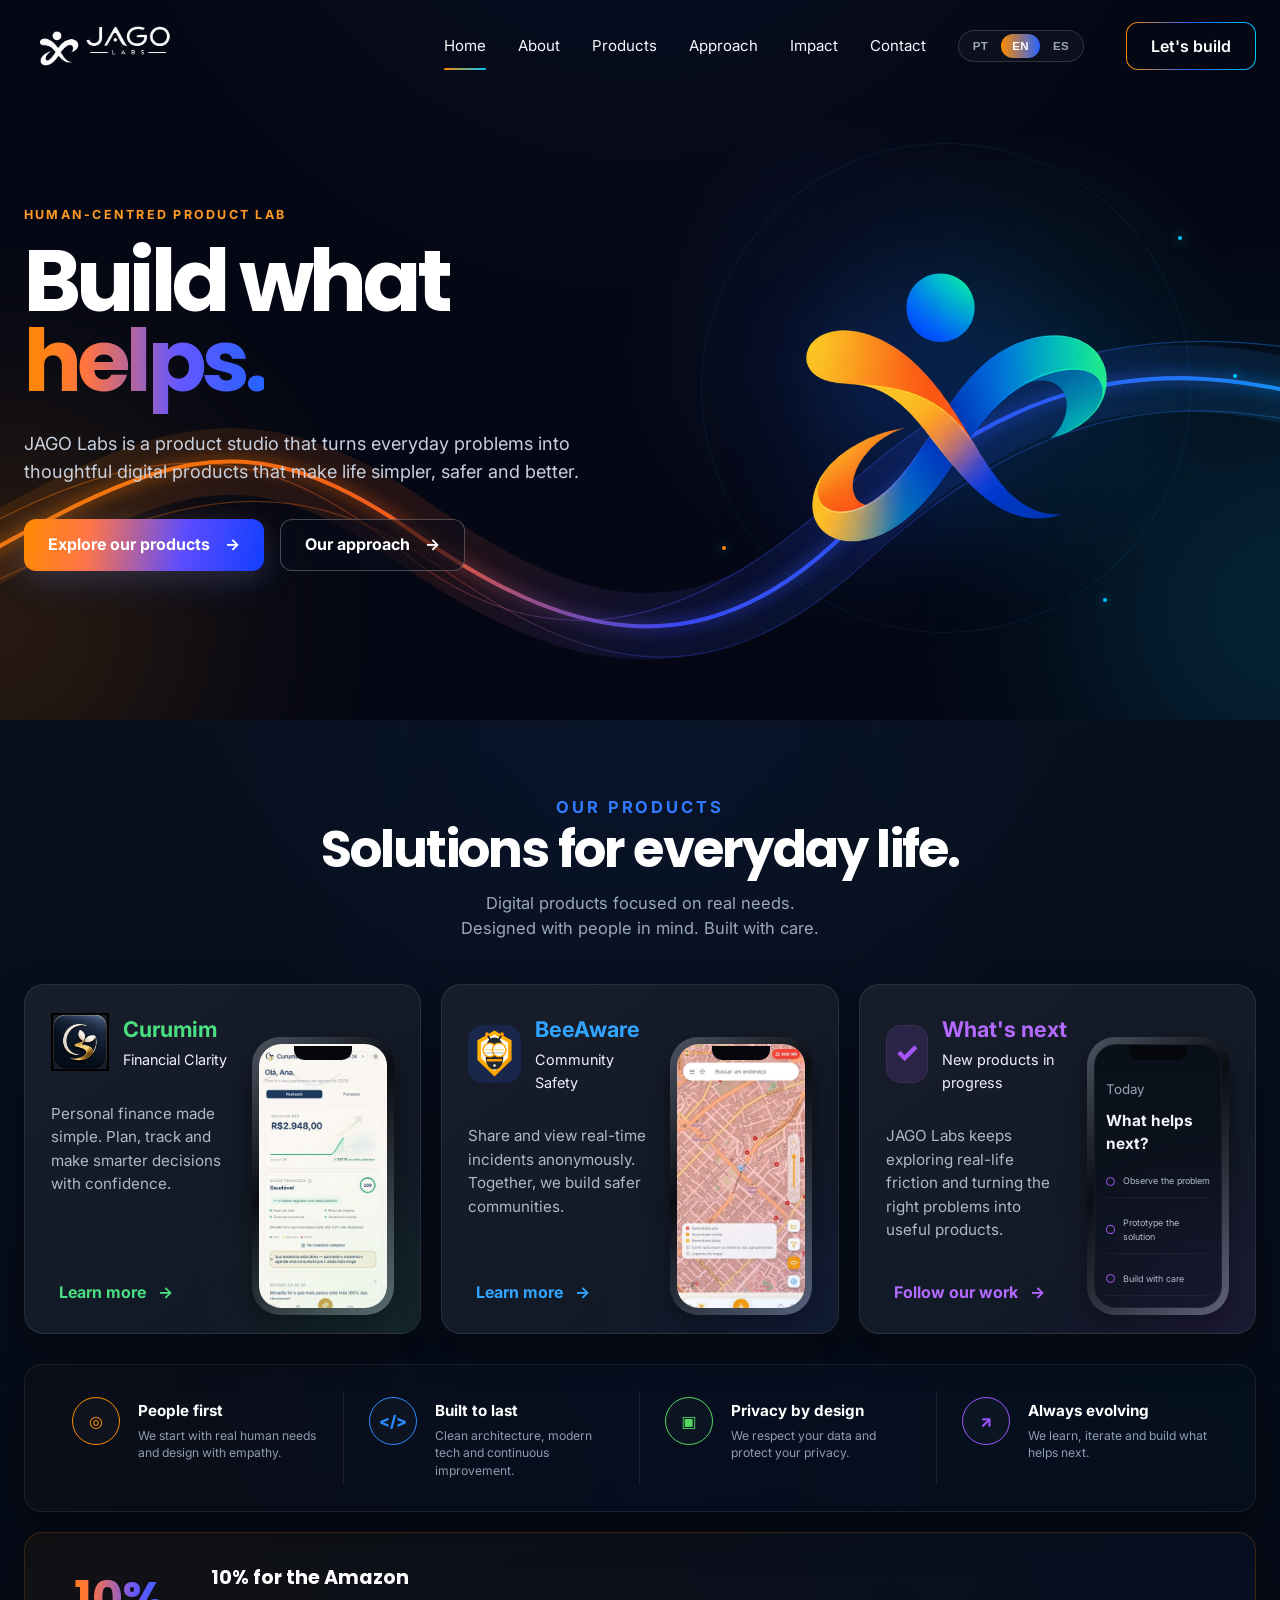
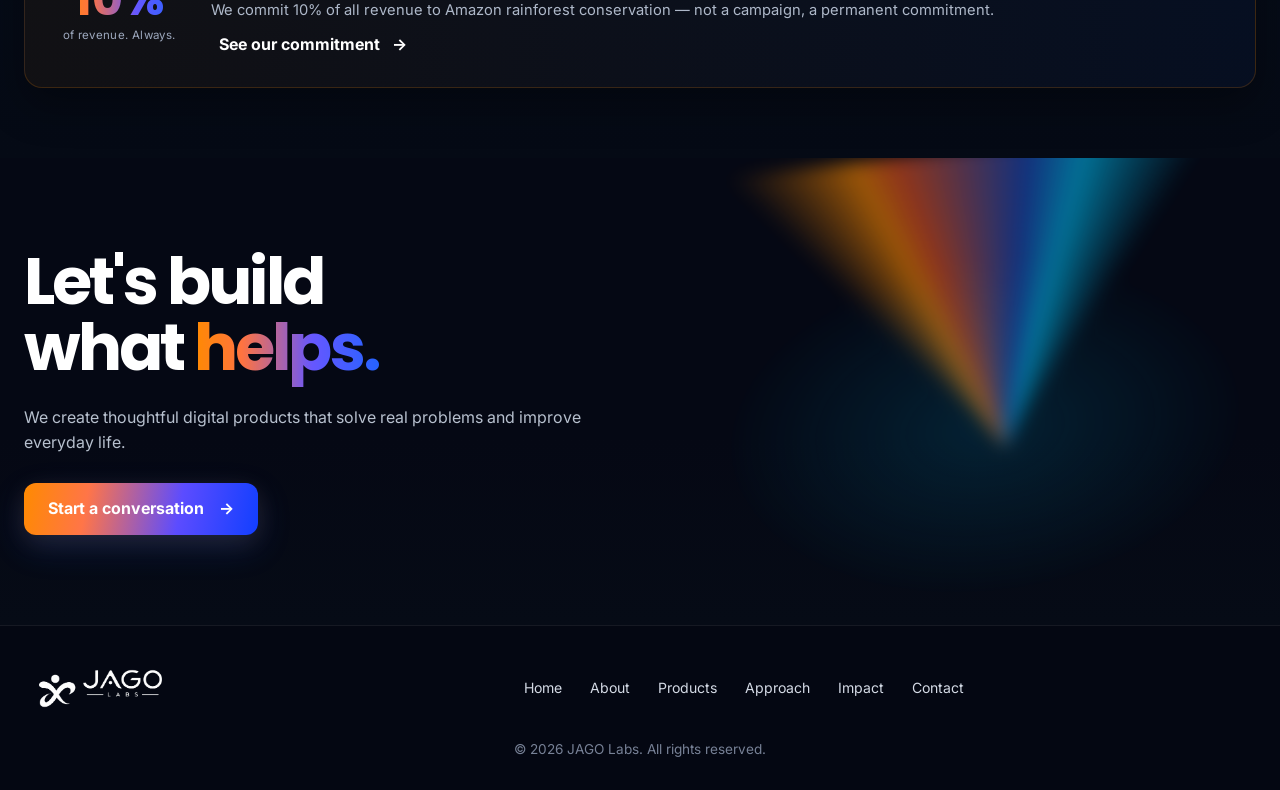
<file: index.html>
<!doctype html>
<html lang="en">
<head>
  <meta charset="utf-8" />
  <meta name="viewport" content="width=device-width, initial-scale=1" />
  <meta name="theme-color" content="#050814" />
  <meta name="description" content="JAGO Labs is a product studio that turns everyday problems into thoughtful digital products.">
  <title>JAGO Labs — Build what helps.</title>

  <link rel="canonical" href="https://jagolabs.tech/">
  <link rel="alternate" hreflang="en" href="https://jagolabs.tech/?lang=en">
  <link rel="alternate" hreflang="pt" href="https://jagolabs.tech/?lang=pt">
  <link rel="alternate" hreflang="es" href="https://jagolabs.tech/?lang=es">
  <link rel="alternate" hreflang="x-default" href="https://jagolabs.tech/">

  <meta property="og:type" content="website">
  <meta property="og:url" content="https://jagolabs.tech/">
  <meta property="og:site_name" content="JAGO Labs">
  <meta property="og:title" content="JAGO Labs — Build what helps.">
  <meta property="og:description" content="JAGO Labs is a product studio that turns everyday problems into thoughtful digital products.">
  <meta property="og:image" content="https://jagolabs.tech/assets/jago-og-image.jpg">
  <meta property="og:image:width" content="1200">
  <meta property="og:image:height" content="630">
  <meta name="twitter:card" content="summary">
  <meta name="twitter:title" content="JAGO Labs — Build what helps.">
  <meta name="twitter:description" content="JAGO Labs is a product studio that turns everyday problems into thoughtful digital products.">
  <meta name="twitter:image" content="https://jagolabs.tech/assets/jago-og-image.jpg">

  <link rel="icon" type="image/png" href="assets/favicon.png">
  <link rel="apple-touch-icon" href="assets/apple-touch-icon.png">

  <link rel="preconnect" href="https://fonts.googleapis.com">
  <link rel="preconnect" href="https://fonts.gstatic.com" crossorigin>
  <link href="https://fonts.googleapis.com/css2?family=Inter:wght@400;500;600;700&family=Poppins:wght@500;600;700&display=swap" rel="stylesheet">
  <link rel="stylesheet" href="styles.css" />
</head>
<body>
  <a class="skip-link" href="#main">Skip to content</a>

  <header class="site-header" id="top">
    <div class="container nav-wrap">
      <a class="brand" href="#top" aria-label="JAGO Labs home">
        <img src="assets/jago-logo_white.png" alt="JAGO Labs">
      </a>
      <button class="menu-toggle" aria-label="Open navigation" aria-expanded="false"><span></span><span></span></button>
      <nav class="nav" aria-label="Primary navigation">
        <a class="active" href="#top" data-i18n="nav.home">Home</a>
        <a href="about.html" data-i18n="nav.about">About</a>
        <a href="#products" data-i18n="nav.products">Products</a>
        <a href="#approach" data-i18n="nav.approach">Approach</a>
        <a href="impact.html" data-i18n="nav.impact">Impact</a>
        <a href="mailto:info@jagolabs.tech" data-i18n="nav.contact" data-open-contact>Contact</a>
        <div class="lang-switch" role="group" aria-label="Language">
          <button type="button" class="lang-option" data-lang="pt">PT</button>
          <button type="button" class="lang-option" data-lang="en">EN</button>
          <button type="button" class="lang-option" data-lang="es">ES</button>
        </div>
      </nav>
      <a class="nav-cta" href="mailto:info@jagolabs.tech" data-i18n="nav.cta" data-open-contact>Let's build</a>
    </div>
  </header>

  <main id="main">
    <section class="hero section" id="about">
      <div class="hero-glow hero-glow--orange"></div>
      <div class="hero-glow hero-glow--blue"></div>
      <svg class="hero-wave" viewBox="0 0 1600 720" aria-hidden="true" preserveAspectRatio="none">
        <defs>
          <linearGradient id="waveGradient" x1="0%" y1="40%" x2="100%" y2="60%">
            <stop offset="0%" stop-color="#FF8A00"/>
            <stop offset="38%" stop-color="#FF5A21"/>
            <stop offset="62%" stop-color="#3B4BFF"/>
            <stop offset="100%" stop-color="#00C6FF"/>
          </linearGradient>
          <filter id="glow"><feGaussianBlur stdDeviation="10" result="blur"/><feMerge><feMergeNode in="blur"/><feMergeNode in="SourceGraphic"/></feMerge></filter>
        </defs>
        <path d="M-40 520 C210 375,315 310,525 460 C710 595,870 635,1040 470 C1220 295,1390 220,1660 310" fill="none" stroke="url(#waveGradient)" stroke-width="82" opacity=".12"/>
        <path d="M-40 520 C210 375,315 310,525 460 C710 595,870 635,1040 470 C1220 295,1390 220,1660 310" fill="none" stroke="url(#waveGradient)" stroke-width="5" opacity=".95" filter="url(#glow)"/>
        <path d="M-40 485 C220 330,350 350,520 490 C700 635,880 570,1045 410 C1200 260,1400 185,1660 250" fill="none" stroke="url(#waveGradient)" stroke-width="1.5" opacity=".38"/>
        <path d="M-40 555 C210 430,360 360,560 505 C720 620,875 685,1070 500 C1245 335,1420 265,1660 345" fill="none" stroke="url(#waveGradient)" stroke-width="1.5" opacity=".32"/>
      </svg>
      <div class="container hero-grid">
        <div class="hero-copy">
          <p class="eyebrow" data-i18n="hero.eyebrow">HUMAN-CENTRED PRODUCT LAB</p>
          <h1><span data-i18n="hero.title1">Build what</span> <span class="gradient-text" data-i18n="hero.title2">helps.</span></h1>
          <p class="hero-lead" data-i18n="hero.lead">JAGO Labs is a product studio that turns everyday problems into thoughtful digital products that make life simpler, safer and better.</p>
          <div class="hero-actions">
            <a class="button button-primary" href="#products"><span data-i18n="hero.cta1">Explore our products</span> <span aria-hidden="true">→</span></a>
            <a class="button button-secondary" href="#approach"><span data-i18n="hero.cta2">Our approach</span> <span aria-hidden="true">→</span></a>
          </div>
        </div>
        <div class="hero-art" aria-label="JAGO Labs brand symbol">
          <div class="symbol-orbit"></div>
          <img src="assets/jago-symbol.png" alt="" class="hero-symbol">
          <span class="particle p1"></span><span class="particle p2"></span><span class="particle p3"></span><span class="particle p4"></span>
        </div>
      </div>
    </section>

    <section class="products section section-panel" id="products">
      <div class="container">
        <div class="section-heading">
          <p class="eyebrow blue" data-i18n="products.eyebrow">OUR PRODUCTS</p>
          <h2 data-i18n="products.heading">Solutions for everyday life.</h2>
          <p><span data-i18n="products.sub1">Digital products focused on real needs.</span><br><span data-i18n="products.sub2">Designed with people in mind. Built with care.</span></p>
        </div>
        <div class="product-grid">
          <article class="product-card product-card--green">
            <div class="product-copy">
              <div class="product-title-row"><div class="product-icon product-icon--logo"><img src="assets/curumim-icon.png" alt="Curumim"></div><div><h3>Curumim</h3><p class="product-tagline" data-i18n="curumim.tagline">Financial Clarity</p></div></div>
              <p class="product-description" data-i18n="curumim.desc">Personal finance made simple. Plan, track and make smarter decisions with confidence.</p>
              <a href="https://curumim.io" class="learn-link popup-link" data-popup-name="curumim" target="_blank" rel="noopener noreferrer"><span data-i18n="curumim.link">Learn more</span> <span aria-hidden="true">→</span></a>
            </div>
            <div class="phone phone--finance"><div class="phone-notch"></div><div class="screen screen--shot"><img src="assets/curumim-app-shot.jpg" alt="Curumim app screenshot" loading="lazy"></div></div>
          </article>

          <article class="product-card product-card--blue">
            <div class="product-copy">
              <div class="product-title-row"><div class="product-icon product-icon--logo"><img src="assets/beeaware-symbol.svg" alt="BeeAware"></div><div><h3>BeeAware</h3><p class="product-tagline" data-i18n="beeaware.tagline">Community Safety</p></div></div>
              <p class="product-description" data-i18n="beeaware.desc">Share and view real-time incidents anonymously. Together, we build safer communities.</p>
              <a href="https://beeaware.io" class="learn-link popup-link" data-popup-name="beeaware" target="_blank" rel="noopener noreferrer"><span data-i18n="beeaware.link">Learn more</span> <span aria-hidden="true">→</span></a>
            </div>
            <div class="phone phone--map"><div class="phone-notch"></div><div class="screen screen--shot"><img src="assets/beeaware-app-shot.jpg" alt="BeeAware app screenshot" loading="lazy"></div></div>
          </article>

          <article class="product-card product-card--purple">
            <div class="product-copy">
              <div class="product-title-row"><div class="product-icon check">✓</div><div><h3 data-i18n="next.title">What's next</h3><p class="product-tagline" data-i18n="next.tagline">New products in progress</p></div></div>
              <p class="product-description" data-i18n="next.desc">JAGO Labs keeps exploring real-life friction and turning the right problems into useful products.</p>
              <a href="whats-next.html" class="learn-link"><span data-i18n="next.link">Follow our work</span> <span aria-hidden="true">→</span></a>
            </div>
            <div class="phone phone--tasks"><div class="phone-notch"></div><div class="screen"><small data-i18n="next.today">Today</small><strong data-i18n="next.question">What helps next?</strong><div class="task"><i></i><span data-i18n="next.task1">Observe the problem</span></div><div class="task"><i></i><span data-i18n="next.task2">Prototype the solution</span></div><div class="task"><i></i><span data-i18n="next.task3">Build with care</span></div><div class="task"><i></i><span data-i18n="next.task4">Learn and improve</span></div></div></div>
          </article>
        </div>

        <div class="values-strip" id="approach">
          <div class="value-item"><div class="value-icon orange">◎</div><div><h4 data-i18n="values.title1">People first</h4><p data-i18n="values.desc1">We start with real human needs and design with empathy.</p></div></div>
          <div class="value-item"><div class="value-icon blue">&lt;/&gt;</div><div><h4 data-i18n="values.title2">Built to last</h4><p data-i18n="values.desc2">Clean architecture, modern tech and continuous improvement.</p></div></div>
          <div class="value-item"><div class="value-icon green">▣</div><div><h4 data-i18n="values.title3">Privacy by design</h4><p data-i18n="values.desc3">We respect your data and protect your privacy.</p></div></div>
          <div class="value-item"><div class="value-icon purple">↗</div><div><h4 data-i18n="values.title4">Always evolving</h4><p data-i18n="values.desc4">We learn, iterate and build what helps next.</p></div></div>
        </div>

        <div class="impact-teaser">
          <div class="impact-teaser-stat"><strong>10%</strong><span data-i18n="impactTeaser.statLabel">of revenue. Always.</span></div>
          <div class="impact-teaser-copy">
            <h3 data-i18n="impactTeaser.title">10% for the Amazon</h3>
            <p data-i18n="impactTeaser.body">We commit 10% of all revenue to Amazon rainforest conservation — not a campaign, a permanent commitment.</p>
            <a href="impact.html" class="learn-link"><span data-i18n="impactTeaser.link">See our commitment</span> <span aria-hidden="true">→</span></a>
          </div>
        </div>
      </div>
    </section>

    <section class="cta-section section" id="contact">
      <div class="cta-wave" aria-hidden="true"></div>
      <div class="container cta-grid">
        <div>
          <h2><span data-i18n="cta.title1">Let's build</span><br><span data-i18n="cta.title2">what</span> <span class="gradient-text" data-i18n="cta.title3">helps.</span></h2>
          <p data-i18n="cta.lead">We create thoughtful digital products that solve real problems and improve everyday life.</p>
          <a class="button button-primary" href="mailto:info@jagolabs.tech" data-open-contact><span data-i18n="cta.button">Start a conversation</span> <span aria-hidden="true">→</span></a>
        </div>
      </div>
    </section>
  </main>

  <footer class="footer">
    <div class="container footer-row">
      <img src="assets/jago-logo_white.png" alt="JAGO Labs" class="footer-logo">
      <nav class="footer-nav" aria-label="Footer navigation">
        <a href="#top" data-i18n="nav.home">Home</a><a href="about.html" data-i18n="nav.about">About</a><a href="#products" data-i18n="nav.products">Products</a><a href="#approach" data-i18n="nav.approach">Approach</a><a href="impact.html" data-i18n="nav.impact">Impact</a><a href="mailto:info@jagolabs.tech" data-i18n="nav.contact" data-open-contact>Contact</a>
      </nav>
    </div>
    <div class="container copyright">© <span id="year"></span> JAGO Labs. <span data-i18n="footer.rights">All rights reserved.</span></div>
  </footer>

  <div class="modal-overlay" id="contactModal" role="dialog" aria-modal="true" aria-labelledby="contactModalTitle" aria-hidden="true">
    <div class="modal-box">
      <button type="button" class="modal-close" id="contactModalClose" aria-label="Close">×</button>
      <h3 id="contactModalTitle" data-i18n="contact.modalTitle">Let's talk</h3>
      <p class="modal-lead" data-i18n="contact.modalLead">Tell us a bit about you and what you have in mind — we'll get back to you.</p>
      <form id="contactForm">
        <label for="contactName" data-i18n="contact.nameLabel">Name</label>
        <input type="text" id="contactName" name="name" autocomplete="name" required>

        <label for="contactContact" data-i18n="contact.contactLabel">Email or phone</label>
        <input type="text" id="contactContact" name="contact" autocomplete="email" required>

        <label for="contactMessage" data-i18n="contact.messageLabel">Message</label>
        <textarea id="contactMessage" name="message" rows="4" required></textarea>

        <button type="submit" class="button button-primary"><span data-i18n="contact.send">Send</span> <span aria-hidden="true">→</span></button>
      </form>
      <p class="modal-alt"><span data-i18n="contact.orDirect">Prefer to write directly?</span> <a href="mailto:info@jagolabs.tech">info@jagolabs.tech</a></p>
    </div>
  </div>

  <script src="i18n.js"></script>
  <script src="script.js"></script>
</body>
</html>
</file>
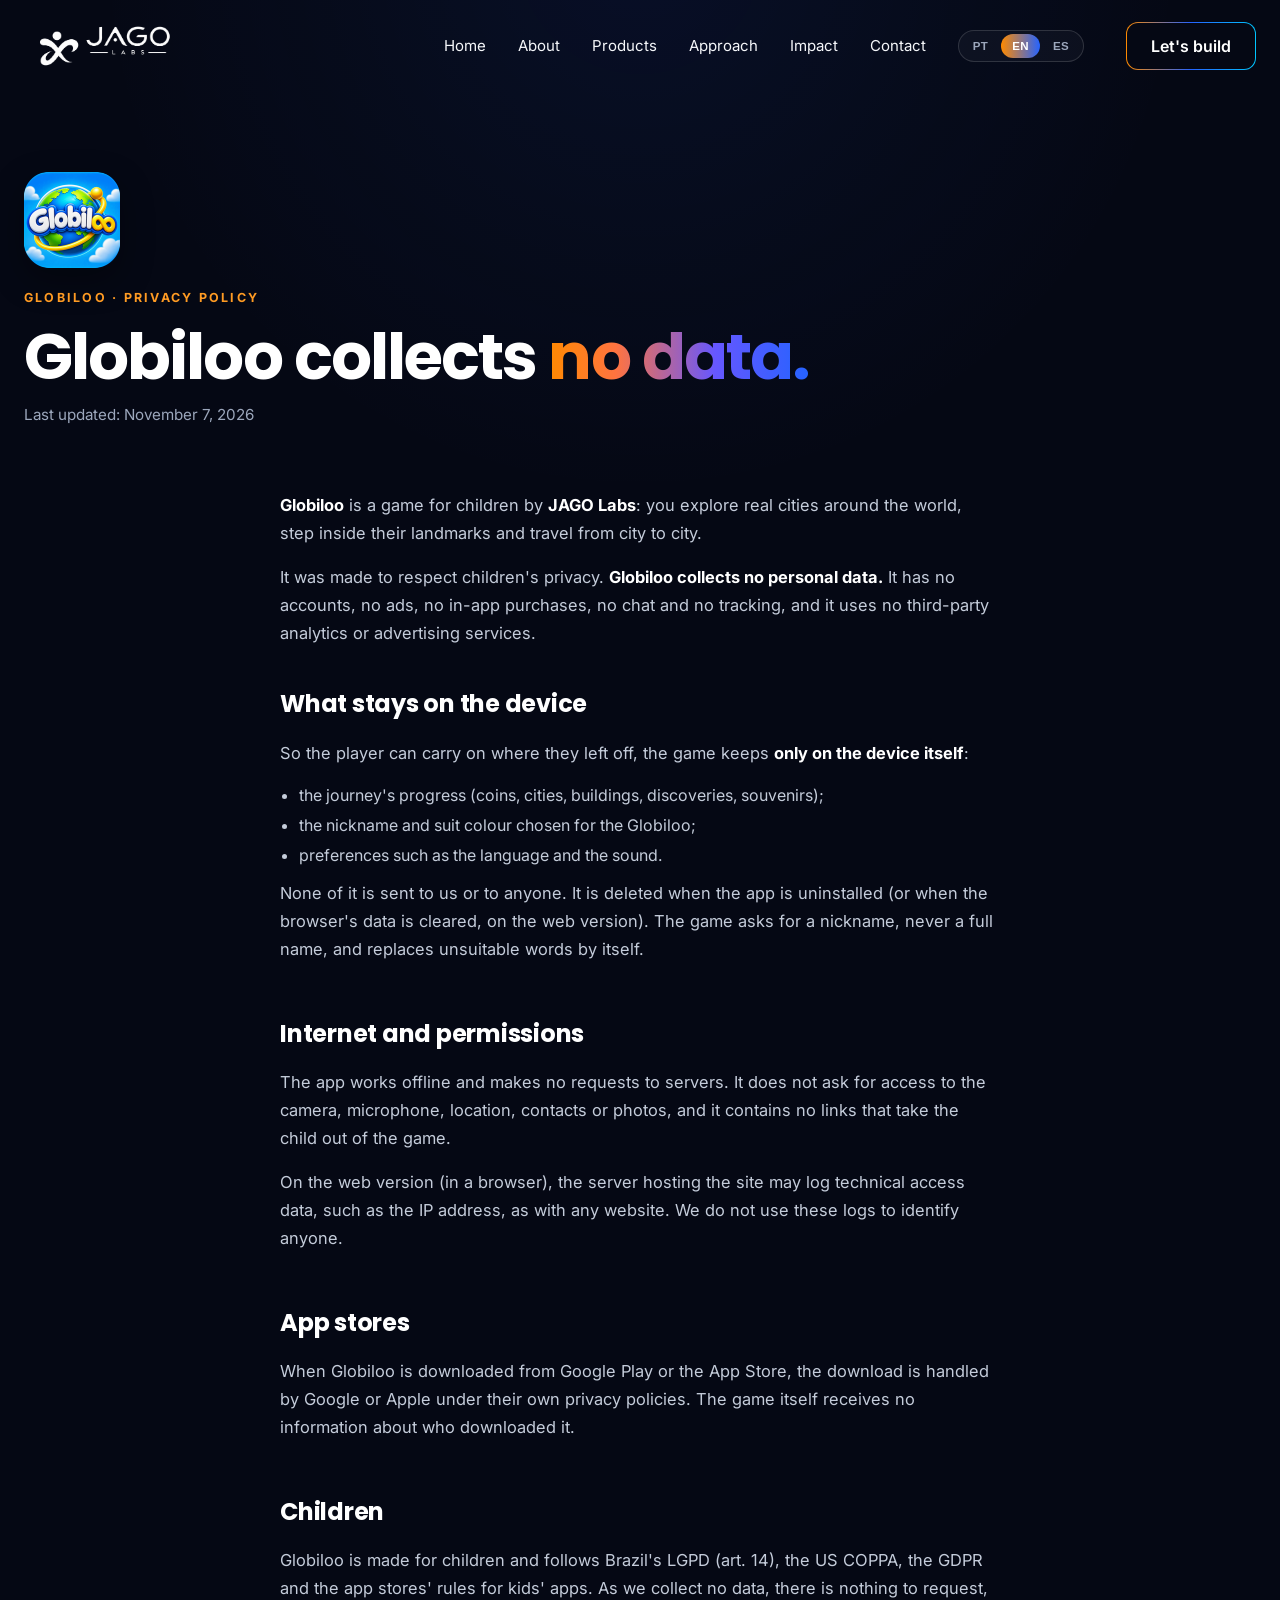
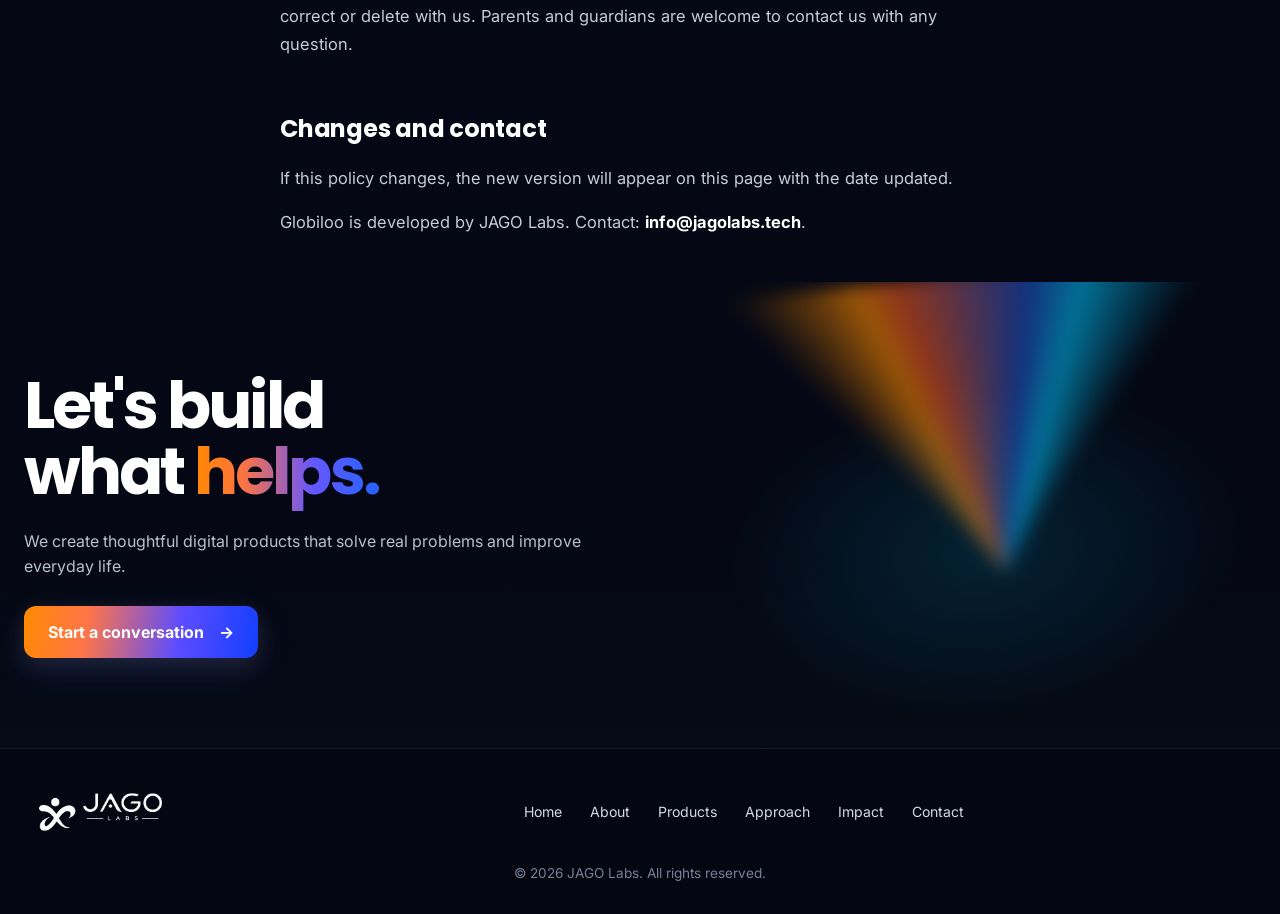
<file: globiloo/index.html>
<!doctype html>
<html lang="en">
<head>
  <meta charset="utf-8" />
  <meta name="viewport" content="width=device-width, initial-scale=1" />
  <meta name="theme-color" content="#050814" />
  <meta name="description" content="Globiloo, the around-the-world game for kids by JAGO Labs, collects no personal data. Read the privacy policy.">
  <title>Globiloo — Privacy policy — JAGO Labs</title>

  <link rel="canonical" href="https://jagolabs.tech/globiloo/">
  <link rel="alternate" hreflang="en" href="https://jagolabs.tech/globiloo/?lang=en">
  <link rel="alternate" hreflang="pt" href="https://jagolabs.tech/globiloo/?lang=pt">
  <link rel="alternate" hreflang="es" href="https://jagolabs.tech/globiloo/?lang=es">
  <link rel="alternate" hreflang="x-default" href="https://jagolabs.tech/globiloo/">

  <meta property="og:type" content="website">
  <meta property="og:url" content="https://jagolabs.tech/globiloo/">
  <meta property="og:site_name" content="JAGO Labs">
  <meta property="og:title" content="Globiloo — Privacy policy — JAGO Labs">
  <meta property="og:description" content="Globiloo, the around-the-world game for kids by JAGO Labs, collects no personal data. Read the privacy policy.">
  <meta property="og:image" content="https://jagolabs.tech/assets/jago-og-image.jpg">
  <meta property="og:image:width" content="1200">
  <meta property="og:image:height" content="630">
  <meta name="twitter:card" content="summary">
  <meta name="twitter:title" content="Globiloo — Privacy policy — JAGO Labs">
  <meta name="twitter:description" content="Globiloo, the around-the-world game for kids by JAGO Labs, collects no personal data. Read the privacy policy.">
  <meta name="twitter:image" content="https://jagolabs.tech/assets/jago-og-image.jpg">

  <link rel="icon" type="image/png" href="../assets/favicon.png">
  <link rel="apple-touch-icon" href="../assets/apple-touch-icon.png">

  <link rel="preconnect" href="https://fonts.googleapis.com">
  <link rel="preconnect" href="https://fonts.gstatic.com" crossorigin>
  <link href="https://fonts.googleapis.com/css2?family=Inter:wght@400;500;600;700&family=Poppins:wght@500;600;700&display=swap" rel="stylesheet">
  <link rel="stylesheet" href="../styles.css" />
</head>
<body data-meta-prefix="globiloo.">
  <a class="skip-link" href="#main">Skip to content</a>

  <header class="site-header" id="top">
    <div class="container nav-wrap">
      <a class="brand" href="../index.html#top" aria-label="JAGO Labs home">
        <img src="../assets/jago-logo_white.png" alt="JAGO Labs">
      </a>
      <button class="menu-toggle" aria-label="Open navigation" aria-expanded="false"><span></span><span></span></button>
      <nav class="nav" aria-label="Primary navigation">
        <a href="../index.html#top" data-i18n="nav.home">Home</a>
        <a href="../about.html" data-i18n="nav.about">About</a>
        <a href="../index.html#products" data-i18n="nav.products">Products</a>
        <a href="../index.html#approach" data-i18n="nav.approach">Approach</a>
        <a href="../impact.html" data-i18n="nav.impact">Impact</a>
        <a href="mailto:info@jagolabs.tech" data-i18n="nav.contact" data-open-contact>Contact</a>
        <div class="lang-switch" role="group" aria-label="Language">
          <button type="button" class="lang-option" data-lang="pt">PT</button>
          <button type="button" class="lang-option" data-lang="en">EN</button>
          <button type="button" class="lang-option" data-lang="es">ES</button>
        </div>
      </nav>
      <a class="nav-cta" href="mailto:info@jagolabs.tech" data-i18n="nav.cta" data-open-contact>Let's build</a>
    </div>
  </header>

  <main id="main">
    <section class="about-hero section">
      <div class="container">
        <img class="product-hero-icon" src="../assets/globiloo-icon.png" alt="Globiloo" width="96" height="96">
        <p class="eyebrow" data-i18n="globiloo.eyebrow">GLOBILOO · PRIVACY POLICY</p>
        <h1><span data-i18n="globiloo.title1">Globiloo collects</span> <span class="gradient-text" data-i18n="globiloo.title2">no data.</span></h1>
        <p class="policy-updated" data-i18n="globiloo.updated">Last updated: November 7, 2026</p>
      </div>
    </section>

    <section class="about-content section">
      <div class="container about-container">
        <div class="about-block" data-i18n="globiloo.intro"></div>

        <h3 data-i18n="globiloo.h.device">What stays on the device</h3>
        <div class="about-block" data-i18n="globiloo.device"></div>

        <h3 data-i18n="globiloo.h.internet">Internet and permissions</h3>
        <div class="about-block" data-i18n="globiloo.internet"></div>

        <h3 data-i18n="globiloo.h.stores">App stores</h3>
        <div class="about-block" data-i18n="globiloo.stores"></div>

        <h3 data-i18n="globiloo.h.children">Children</h3>
        <div class="about-block" data-i18n="globiloo.children"></div>

        <h3 data-i18n="globiloo.h.changes">Changes and contact</h3>
        <div class="about-block" data-i18n="globiloo.changes"></div>
      </div>
    </section>

    <section class="cta-section section">
      <div class="cta-wave" aria-hidden="true"></div>
      <div class="container cta-grid">
        <div>
          <h2><span data-i18n="cta.title1">Let's build</span><br><span data-i18n="cta.title2">what</span> <span class="gradient-text" data-i18n="cta.title3">helps.</span></h2>
          <p data-i18n="cta.lead">We create thoughtful digital products that solve real problems and improve everyday life.</p>
          <a class="button button-primary" href="mailto:info@jagolabs.tech" data-open-contact><span data-i18n="cta.button">Start a conversation</span> <span aria-hidden="true">→</span></a>
        </div>
      </div>
    </section>
  </main>

  <footer class="footer">
    <div class="container footer-row">
      <img src="../assets/jago-logo_white.png" alt="JAGO Labs" class="footer-logo">
      <nav class="footer-nav" aria-label="Footer navigation">
        <a href="../index.html#top" data-i18n="nav.home">Home</a><a href="../about.html" data-i18n="nav.about">About</a><a href="../index.html#products" data-i18n="nav.products">Products</a><a href="../index.html#approach" data-i18n="nav.approach">Approach</a><a href="../impact.html" data-i18n="nav.impact">Impact</a><a href="mailto:info@jagolabs.tech" data-i18n="nav.contact" data-open-contact>Contact</a>
      </nav>
    </div>
    <div class="container copyright">© <span id="year"></span> JAGO Labs. <span data-i18n="footer.rights">All rights reserved.</span></div>
  </footer>

  <div class="modal-overlay" id="contactModal" role="dialog" aria-modal="true" aria-labelledby="contactModalTitle" aria-hidden="true">
    <div class="modal-box">
      <button type="button" class="modal-close" id="contactModalClose" aria-label="Close">×</button>
      <h3 id="contactModalTitle" data-i18n="contact.modalTitle">Let's talk</h3>
      <p class="modal-lead" data-i18n="contact.modalLead">Tell us a bit about you and what you have in mind — we'll get back to you.</p>
      <form id="contactForm">
        <label for="contactName" data-i18n="contact.nameLabel">Name</label>
        <input type="text" id="contactName" name="name" autocomplete="name" required>

        <label for="contactContact" data-i18n="contact.contactLabel">Email or phone</label>
        <input type="text" id="contactContact" name="contact" autocomplete="email" required>

        <label for="contactMessage" data-i18n="contact.messageLabel">Message</label>
        <textarea id="contactMessage" name="message" rows="4" required></textarea>

        <button type="submit" class="button button-primary"><span data-i18n="contact.send">Send</span> <span aria-hidden="true">→</span></button>
      </form>
      <p class="modal-alt"><span data-i18n="contact.orDirect">Prefer to write directly?</span> <a href="mailto:info@jagolabs.tech">info@jagolabs.tech</a></p>
    </div>
  </div>

  <script src="../i18n.js"></script>
  <script src="../script.js"></script>
</body>
</html>
</file>
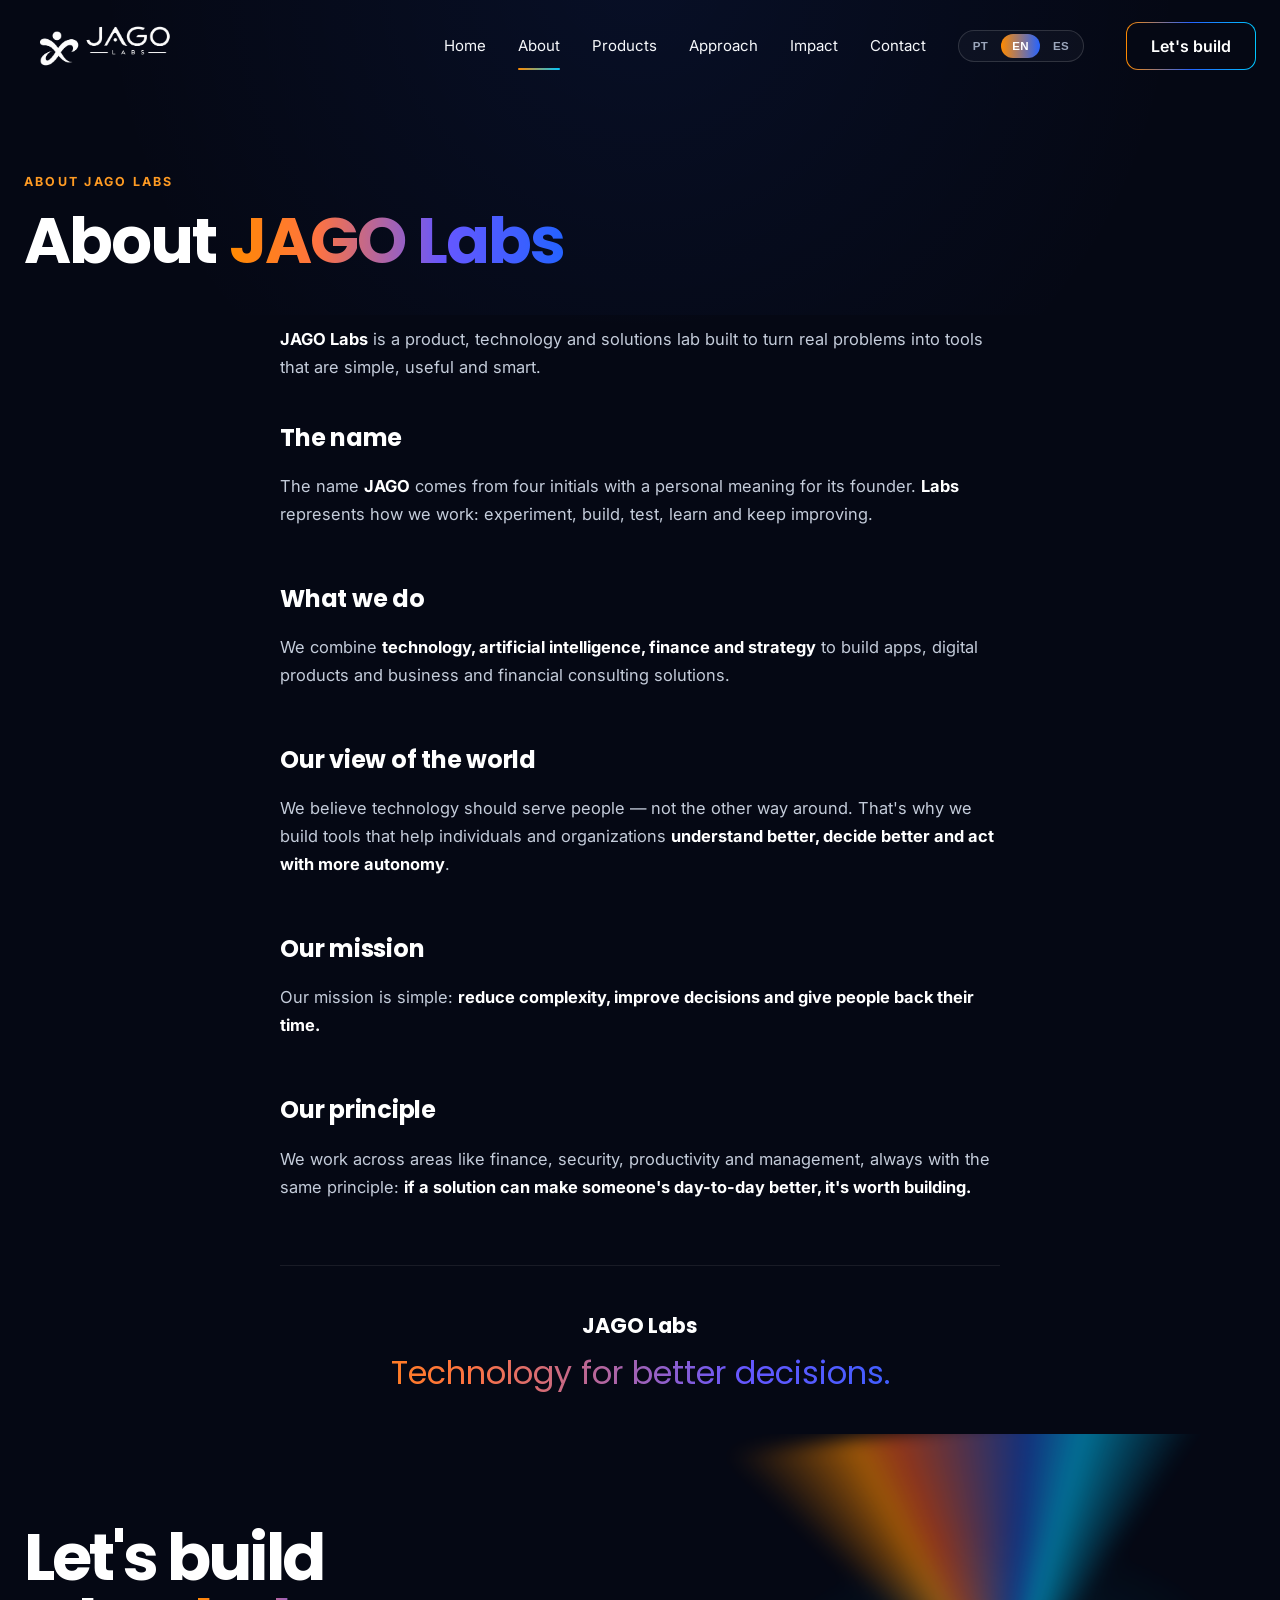
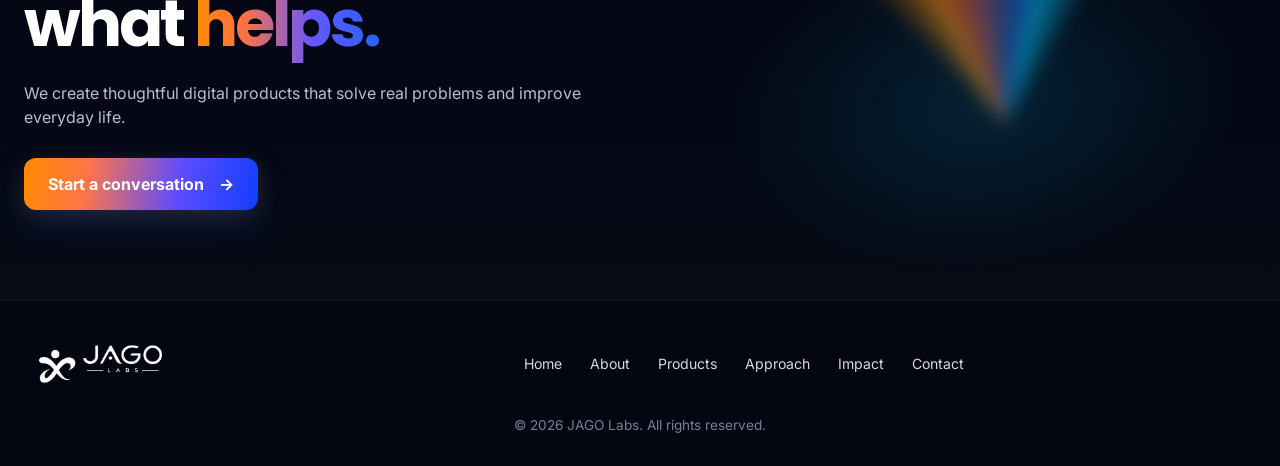
<file: about.html>
<!doctype html>
<html lang="en">
<head>
  <meta charset="utf-8" />
  <meta name="viewport" content="width=device-width, initial-scale=1" />
  <meta name="theme-color" content="#050814" />
  <meta name="description" content="Meet JAGO Labs: a product, technology and consulting lab built to simplify decisions and expand people's autonomy.">
  <title>About — JAGO Labs</title>

  <link rel="canonical" href="https://jagolabs.tech/about.html">
  <link rel="alternate" hreflang="en" href="https://jagolabs.tech/about.html?lang=en">
  <link rel="alternate" hreflang="pt" href="https://jagolabs.tech/about.html?lang=pt">
  <link rel="alternate" hreflang="es" href="https://jagolabs.tech/about.html?lang=es">
  <link rel="alternate" hreflang="x-default" href="https://jagolabs.tech/about.html">

  <meta property="og:type" content="website">
  <meta property="og:url" content="https://jagolabs.tech/about.html">
  <meta property="og:site_name" content="JAGO Labs">
  <meta property="og:title" content="About — JAGO Labs">
  <meta property="og:description" content="Meet JAGO Labs: a product, technology and consulting lab built to simplify decisions and expand people's autonomy.">
  <meta property="og:image" content="https://jagolabs.tech/assets/jago-og-image.jpg">
  <meta property="og:image:width" content="1200">
  <meta property="og:image:height" content="630">
  <meta name="twitter:card" content="summary">
  <meta name="twitter:title" content="About — JAGO Labs">
  <meta name="twitter:description" content="Meet JAGO Labs: a product, technology and consulting lab built to simplify decisions and expand people's autonomy.">
  <meta name="twitter:image" content="https://jagolabs.tech/assets/jago-og-image.jpg">

  <link rel="icon" type="image/png" href="assets/favicon.png">
  <link rel="apple-touch-icon" href="assets/apple-touch-icon.png">

  <link rel="preconnect" href="https://fonts.googleapis.com">
  <link rel="preconnect" href="https://fonts.gstatic.com" crossorigin>
  <link href="https://fonts.googleapis.com/css2?family=Inter:wght@400;500;600;700&family=Poppins:wght@500;600;700&display=swap" rel="stylesheet">
  <link rel="stylesheet" href="styles.css" />
</head>
<body data-meta-prefix="about.">
  <a class="skip-link" href="#main">Skip to content</a>

  <header class="site-header" id="top">
    <div class="container nav-wrap">
      <a class="brand" href="index.html#top" aria-label="JAGO Labs home">
        <img src="assets/jago-logo_white.png" alt="JAGO Labs">
      </a>
      <button class="menu-toggle" aria-label="Open navigation" aria-expanded="false"><span></span><span></span></button>
      <nav class="nav" aria-label="Primary navigation">
        <a href="index.html#top" data-i18n="nav.home">Home</a>
        <a class="active" href="about.html" data-i18n="nav.about">About</a>
        <a href="index.html#products" data-i18n="nav.products">Products</a>
        <a href="index.html#approach" data-i18n="nav.approach">Approach</a>
        <a href="impact.html" data-i18n="nav.impact">Impact</a>
        <a href="mailto:info@jagolabs.tech" data-i18n="nav.contact" data-open-contact>Contact</a>
        <div class="lang-switch" role="group" aria-label="Language">
          <button type="button" class="lang-option" data-lang="pt">PT</button>
          <button type="button" class="lang-option" data-lang="en">EN</button>
          <button type="button" class="lang-option" data-lang="es">ES</button>
        </div>
      </nav>
      <a class="nav-cta" href="mailto:info@jagolabs.tech" data-i18n="nav.cta" data-open-contact>Let's build</a>
    </div>
  </header>

  <main id="main">
    <section class="about-hero section">
      <div class="container">
        <p class="eyebrow" data-i18n="about.eyebrow">ABOUT JAGO LABS</p>
        <h1><span data-i18n="about.title1">About</span> <span class="gradient-text" data-i18n="about.title2">JAGO Labs</span></h1>
      </div>
    </section>

    <section class="about-content section">
      <div class="container about-container">
        <div class="about-block" data-i18n="about.intro"></div>

        <h3 data-i18n="about.h.name">The name</h3>
        <div class="about-block" data-i18n="about.name"></div>

        <h3 data-i18n="about.h.whatWeDo">What we do</h3>
        <div class="about-block" data-i18n="about.whatWeDo"></div>

        <h3 data-i18n="about.h.worldview">Our view of the world</h3>
        <div class="about-block" data-i18n="about.worldview"></div>

        <h3 data-i18n="about.h.mission">Our mission</h3>
        <div class="about-block" data-i18n="about.mission"></div>

        <h3 data-i18n="about.h.principle">Our principle</h3>
        <div class="about-block" data-i18n="about.principle"></div>

        <div class="about-closing" data-i18n="about.closing"></div>
      </div>
    </section>

    <section class="cta-section section">
      <div class="cta-wave" aria-hidden="true"></div>
      <div class="container cta-grid">
        <div>
          <h2><span data-i18n="cta.title1">Let's build</span><br><span data-i18n="cta.title2">what</span> <span class="gradient-text" data-i18n="cta.title3">helps.</span></h2>
          <p data-i18n="cta.lead">We create thoughtful digital products that solve real problems and improve everyday life.</p>
          <a class="button button-primary" href="mailto:info@jagolabs.tech" data-open-contact><span data-i18n="cta.button">Start a conversation</span> <span aria-hidden="true">→</span></a>
        </div>
      </div>
    </section>
  </main>

  <footer class="footer">
    <div class="container footer-row">
      <img src="assets/jago-logo_white.png" alt="JAGO Labs" class="footer-logo">
      <nav class="footer-nav" aria-label="Footer navigation">
        <a href="index.html#top" data-i18n="nav.home">Home</a><a href="about.html" data-i18n="nav.about">About</a><a href="index.html#products" data-i18n="nav.products">Products</a><a href="index.html#approach" data-i18n="nav.approach">Approach</a><a href="impact.html" data-i18n="nav.impact">Impact</a><a href="mailto:info@jagolabs.tech" data-i18n="nav.contact" data-open-contact>Contact</a>
      </nav>
    </div>
    <div class="container copyright">© <span id="year"></span> JAGO Labs. <span data-i18n="footer.rights">All rights reserved.</span></div>
  </footer>

  <div class="modal-overlay" id="contactModal" role="dialog" aria-modal="true" aria-labelledby="contactModalTitle" aria-hidden="true">
    <div class="modal-box">
      <button type="button" class="modal-close" id="contactModalClose" aria-label="Close">×</button>
      <h3 id="contactModalTitle" data-i18n="contact.modalTitle">Let's talk</h3>
      <p class="modal-lead" data-i18n="contact.modalLead">Tell us a bit about you and what you have in mind — we'll get back to you.</p>
      <form id="contactForm">
        <label for="contactName" data-i18n="contact.nameLabel">Name</label>
        <input type="text" id="contactName" name="name" autocomplete="name" required>

        <label for="contactContact" data-i18n="contact.contactLabel">Email or phone</label>
        <input type="text" id="contactContact" name="contact" autocomplete="email" required>

        <label for="contactMessage" data-i18n="contact.messageLabel">Message</label>
        <textarea id="contactMessage" name="message" rows="4" required></textarea>

        <button type="submit" class="button button-primary"><span data-i18n="contact.send">Send</span> <span aria-hidden="true">→</span></button>
      </form>
      <p class="modal-alt"><span data-i18n="contact.orDirect">Prefer to write directly?</span> <a href="mailto:info@jagolabs.tech">info@jagolabs.tech</a></p>
    </div>
  </div>

  <script src="i18n.js"></script>
  <script src="script.js"></script>
</body>
</html>
</file>
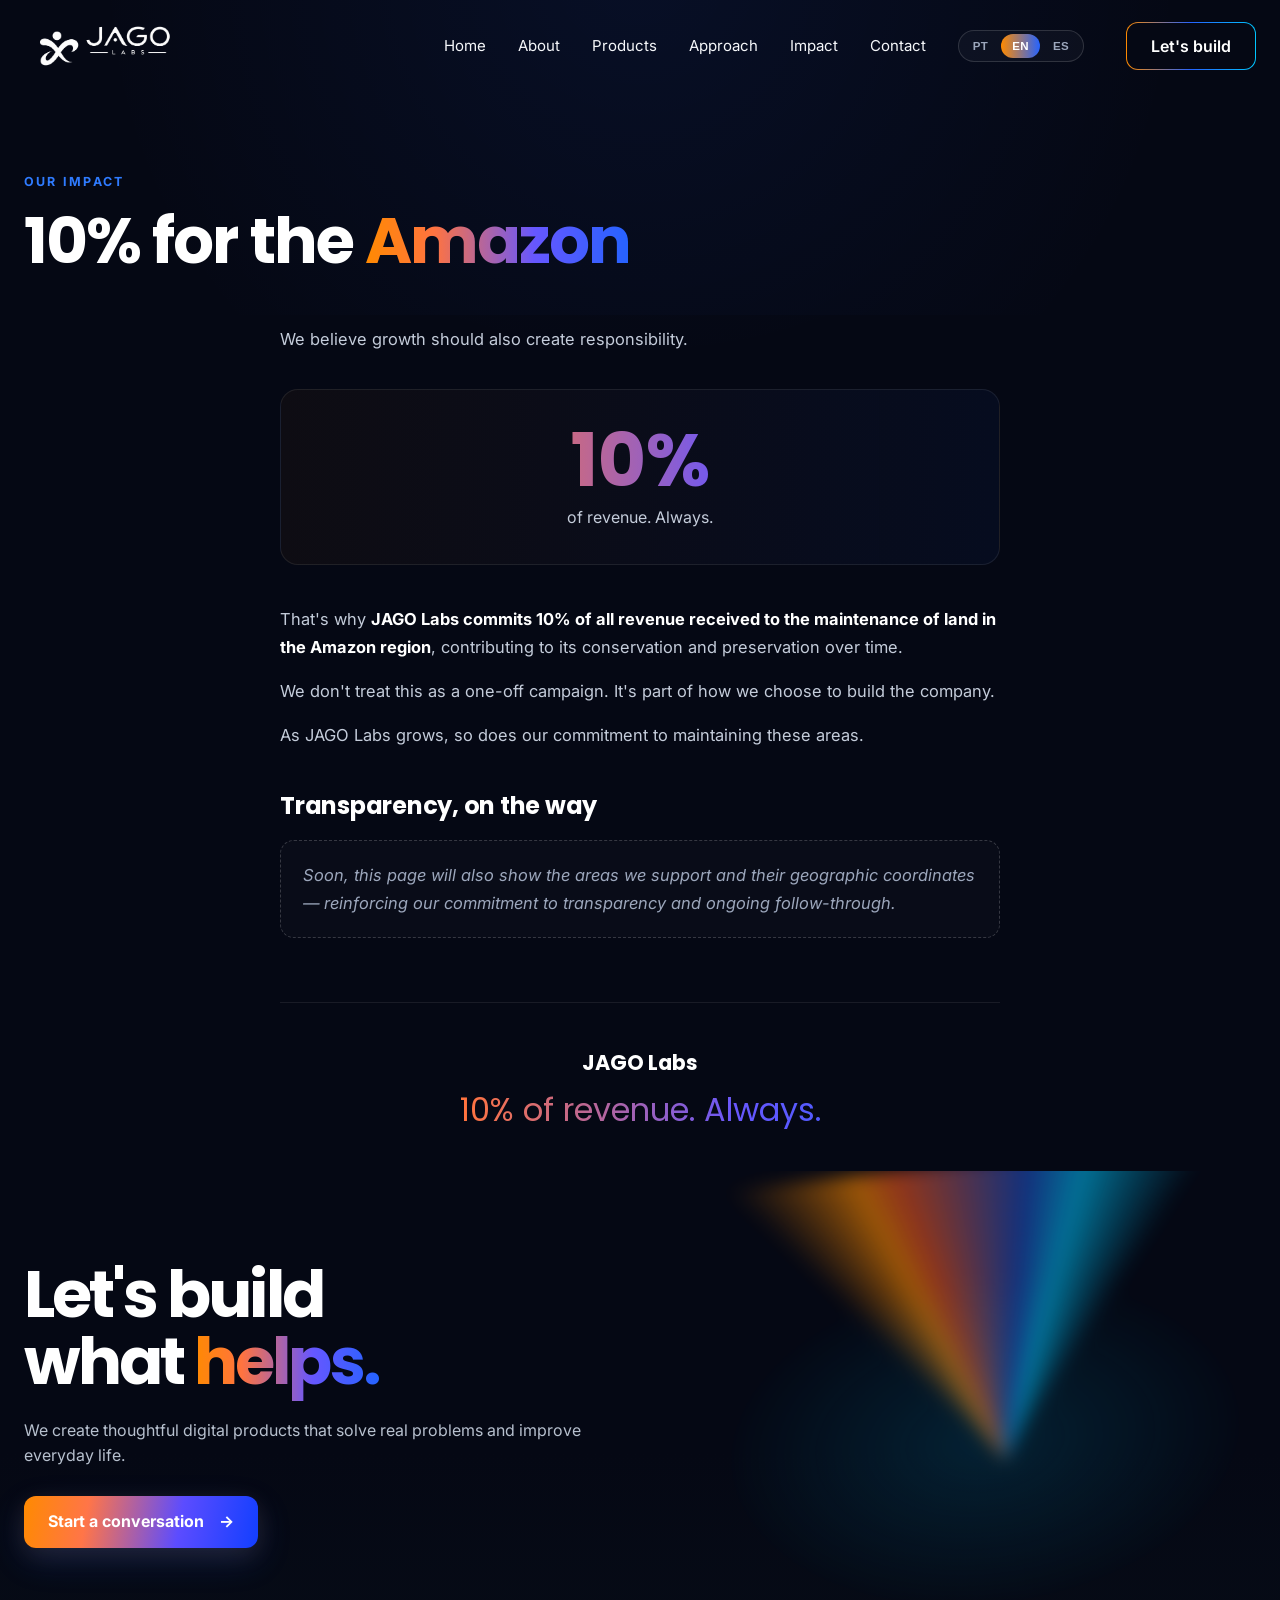
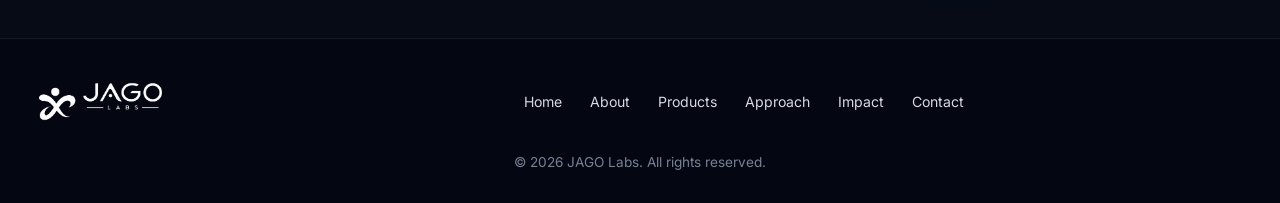
<file: impact.html>
<!doctype html>
<html lang="en">
<head>
  <meta charset="utf-8" />
  <meta name="viewport" content="width=device-width, initial-scale=1" />
  <meta name="theme-color" content="#050814" />
  <meta name="description" content="JAGO Labs commits 10% of all revenue to the conservation of Amazon rainforest land — always.">
  <title>Our impact — JAGO Labs</title>

  <link rel="canonical" href="https://jagolabs.tech/impact.html">
  <link rel="alternate" hreflang="en" href="https://jagolabs.tech/impact.html?lang=en">
  <link rel="alternate" hreflang="pt" href="https://jagolabs.tech/impact.html?lang=pt">
  <link rel="alternate" hreflang="es" href="https://jagolabs.tech/impact.html?lang=es">
  <link rel="alternate" hreflang="x-default" href="https://jagolabs.tech/impact.html">

  <meta property="og:type" content="website">
  <meta property="og:url" content="https://jagolabs.tech/impact.html">
  <meta property="og:site_name" content="JAGO Labs">
  <meta property="og:title" content="Our impact — JAGO Labs">
  <meta property="og:description" content="JAGO Labs commits 10% of all revenue to the conservation of Amazon rainforest land — always.">
  <meta property="og:image" content="https://jagolabs.tech/assets/jago-og-image.jpg">
  <meta property="og:image:width" content="1200">
  <meta property="og:image:height" content="630">
  <meta name="twitter:card" content="summary">
  <meta name="twitter:title" content="Our impact — JAGO Labs">
  <meta name="twitter:description" content="JAGO Labs commits 10% of all revenue to the conservation of Amazon rainforest land — always.">
  <meta name="twitter:image" content="https://jagolabs.tech/assets/jago-og-image.jpg">

  <link rel="icon" type="image/png" href="assets/favicon.png">
  <link rel="apple-touch-icon" href="assets/apple-touch-icon.png">

  <link rel="preconnect" href="https://fonts.googleapis.com">
  <link rel="preconnect" href="https://fonts.gstatic.com" crossorigin>
  <link href="https://fonts.googleapis.com/css2?family=Inter:wght@400;500;600;700&family=Poppins:wght@500;600;700&display=swap" rel="stylesheet">
  <link rel="stylesheet" href="styles.css" />
</head>
<body data-meta-prefix="impact.">
  <a class="skip-link" href="#main">Skip to content</a>

  <header class="site-header" id="top">
    <div class="container nav-wrap">
      <a class="brand" href="index.html#top" aria-label="JAGO Labs home">
        <img src="assets/jago-logo_white.png" alt="JAGO Labs">
      </a>
      <button class="menu-toggle" aria-label="Open navigation" aria-expanded="false"><span></span><span></span></button>
      <nav class="nav" aria-label="Primary navigation">
        <a href="index.html#top" data-i18n="nav.home">Home</a>
        <a href="about.html" data-i18n="nav.about">About</a>
        <a href="index.html#products" data-i18n="nav.products">Products</a>
        <a href="index.html#approach" data-i18n="nav.approach">Approach</a>
        <a class="active" href="impact.html" data-i18n="nav.impact">Impact</a>
        <a href="mailto:info@jagolabs.tech" data-i18n="nav.contact" data-open-contact>Contact</a>
        <div class="lang-switch" role="group" aria-label="Language">
          <button type="button" class="lang-option" data-lang="pt">PT</button>
          <button type="button" class="lang-option" data-lang="en">EN</button>
          <button type="button" class="lang-option" data-lang="es">ES</button>
        </div>
      </nav>
      <a class="nav-cta" href="mailto:info@jagolabs.tech" data-i18n="nav.cta" data-open-contact>Let's build</a>
    </div>
  </header>

  <main id="main">
    <section class="about-hero section">
      <div class="container">
        <p class="eyebrow blue" data-i18n="impact.eyebrow">OUR IMPACT</p>
        <h1><span data-i18n="impact.title1">10% for the</span> <span class="gradient-text" data-i18n="impact.title2">Amazon</span></h1>
      </div>
    </section>

    <section class="about-content section">
      <div class="container about-container">
        <div class="about-block" data-i18n="impact.intro"></div>

        <div class="about-stat">
          <strong>10%</strong>
          <span data-i18n="impact.statLabel">of revenue. Always.</span>
        </div>

        <div class="about-block" data-i18n="impact.body"></div>

        <h3 data-i18n="impact.h.transparency">Transparency, on the way</h3>
        <div class="about-block about-note" data-i18n="impact.transparency"></div>

        <div class="about-closing" data-i18n="impact.closing"></div>
      </div>
    </section>

    <section class="cta-section section" id="contact">
      <div class="cta-wave" aria-hidden="true"></div>
      <div class="container cta-grid">
        <div>
          <h2><span data-i18n="cta.title1">Let's build</span><br><span data-i18n="cta.title2">what</span> <span class="gradient-text" data-i18n="cta.title3">helps.</span></h2>
          <p data-i18n="cta.lead">We create thoughtful digital products that solve real problems and improve everyday life.</p>
          <a class="button button-primary" href="mailto:info@jagolabs.tech" data-open-contact><span data-i18n="cta.button">Start a conversation</span> <span aria-hidden="true">→</span></a>
        </div>
      </div>
    </section>
  </main>

  <footer class="footer">
    <div class="container footer-row">
      <img src="assets/jago-logo_white.png" alt="JAGO Labs" class="footer-logo">
      <nav class="footer-nav" aria-label="Footer navigation">
        <a href="index.html#top" data-i18n="nav.home">Home</a><a href="about.html" data-i18n="nav.about">About</a><a href="index.html#products" data-i18n="nav.products">Products</a><a href="index.html#approach" data-i18n="nav.approach">Approach</a><a href="impact.html" data-i18n="nav.impact">Impact</a><a href="mailto:info@jagolabs.tech" data-i18n="nav.contact" data-open-contact>Contact</a>
      </nav>
    </div>
    <div class="container copyright">© <span id="year"></span> JAGO Labs. <span data-i18n="footer.rights">All rights reserved.</span></div>
  </footer>

  <div class="modal-overlay" id="contactModal" role="dialog" aria-modal="true" aria-labelledby="contactModalTitle" aria-hidden="true">
    <div class="modal-box">
      <button type="button" class="modal-close" id="contactModalClose" aria-label="Close">×</button>
      <h3 id="contactModalTitle" data-i18n="contact.modalTitle">Let's talk</h3>
      <p class="modal-lead" data-i18n="contact.modalLead">Tell us a bit about you and what you have in mind — we'll get back to you.</p>
      <form id="contactForm">
        <label for="contactName" data-i18n="contact.nameLabel">Name</label>
        <input type="text" id="contactName" name="name" autocomplete="name" required>

        <label for="contactContact" data-i18n="contact.contactLabel">Email or phone</label>
        <input type="text" id="contactContact" name="contact" autocomplete="email" required>

        <label for="contactMessage" data-i18n="contact.messageLabel">Message</label>
        <textarea id="contactMessage" name="message" rows="4" required></textarea>

        <button type="submit" class="button button-primary"><span data-i18n="contact.send">Send</span> <span aria-hidden="true">→</span></button>
      </form>
      <p class="modal-alt"><span data-i18n="contact.orDirect">Prefer to write directly?</span> <a href="mailto:info@jagolabs.tech">info@jagolabs.tech</a></p>
    </div>
  </div>

  <script src="i18n.js"></script>
  <script src="script.js"></script>
</body>
</html>
</file>
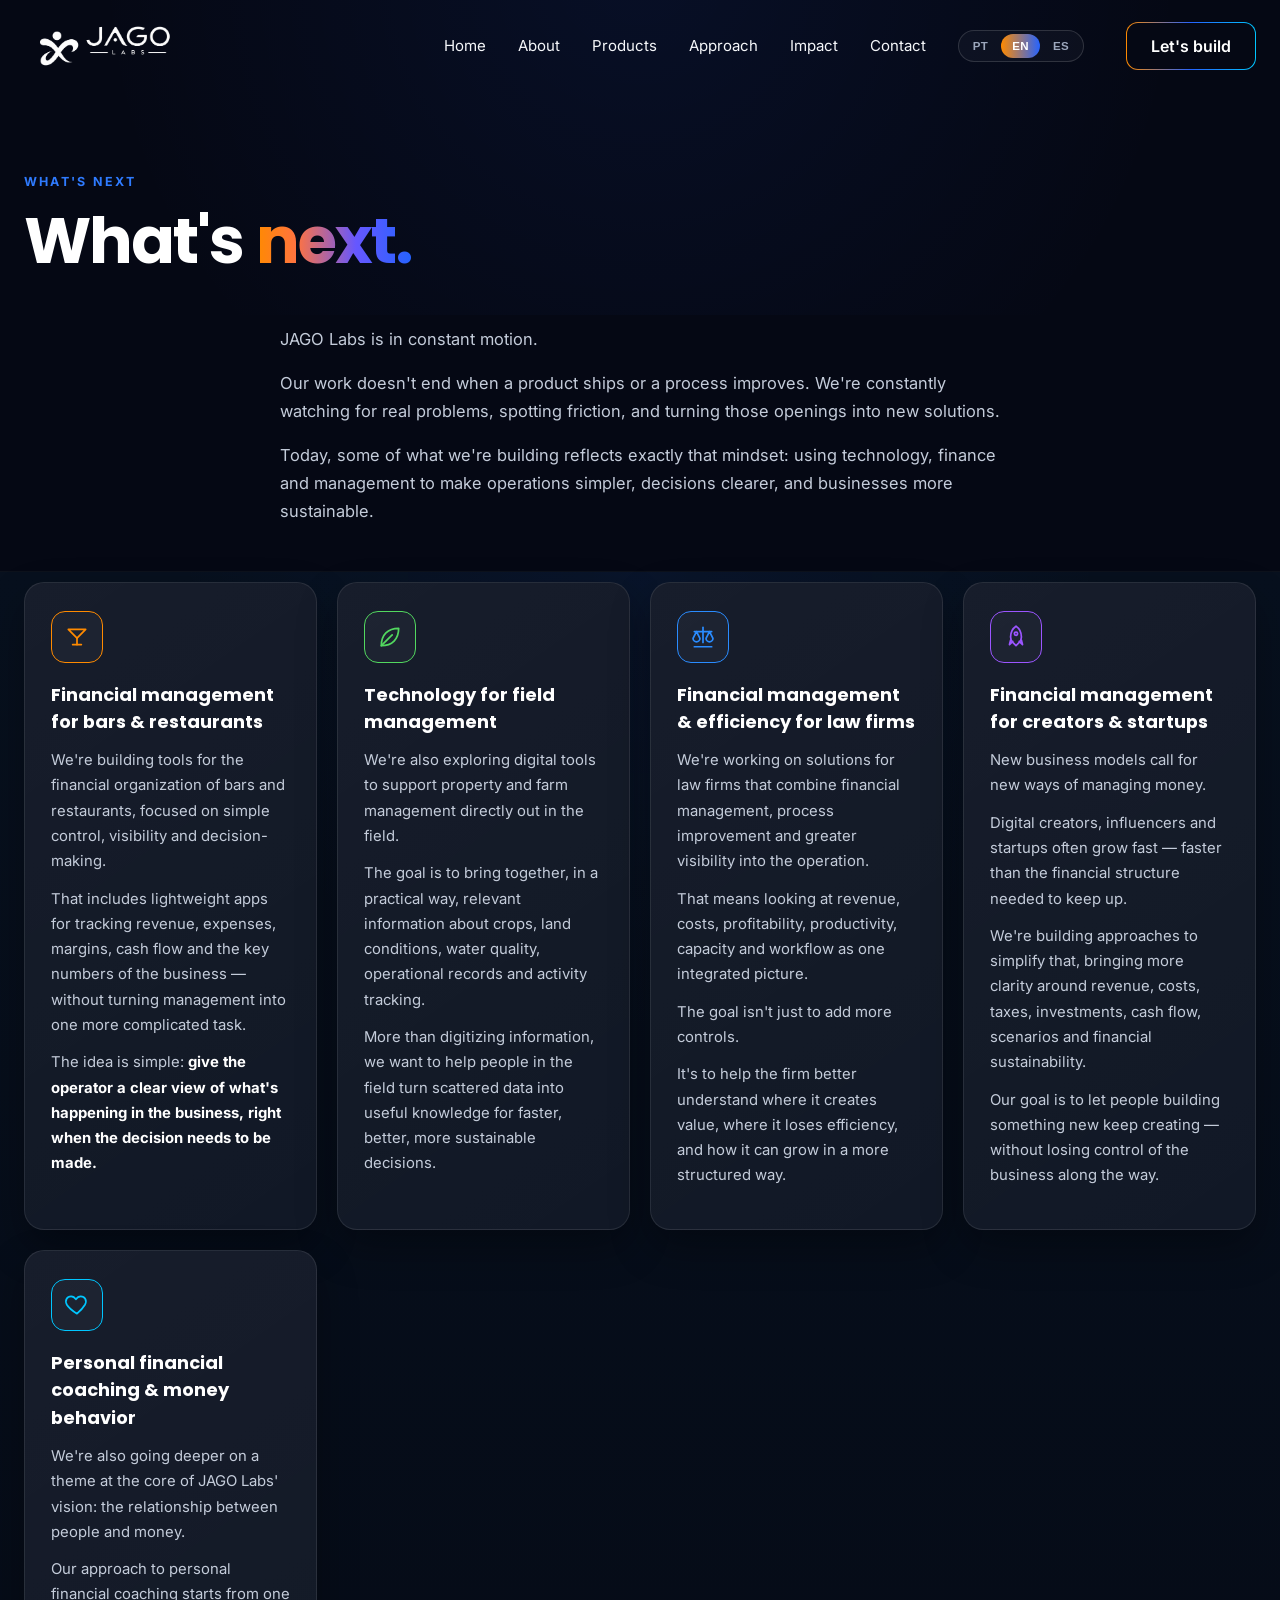
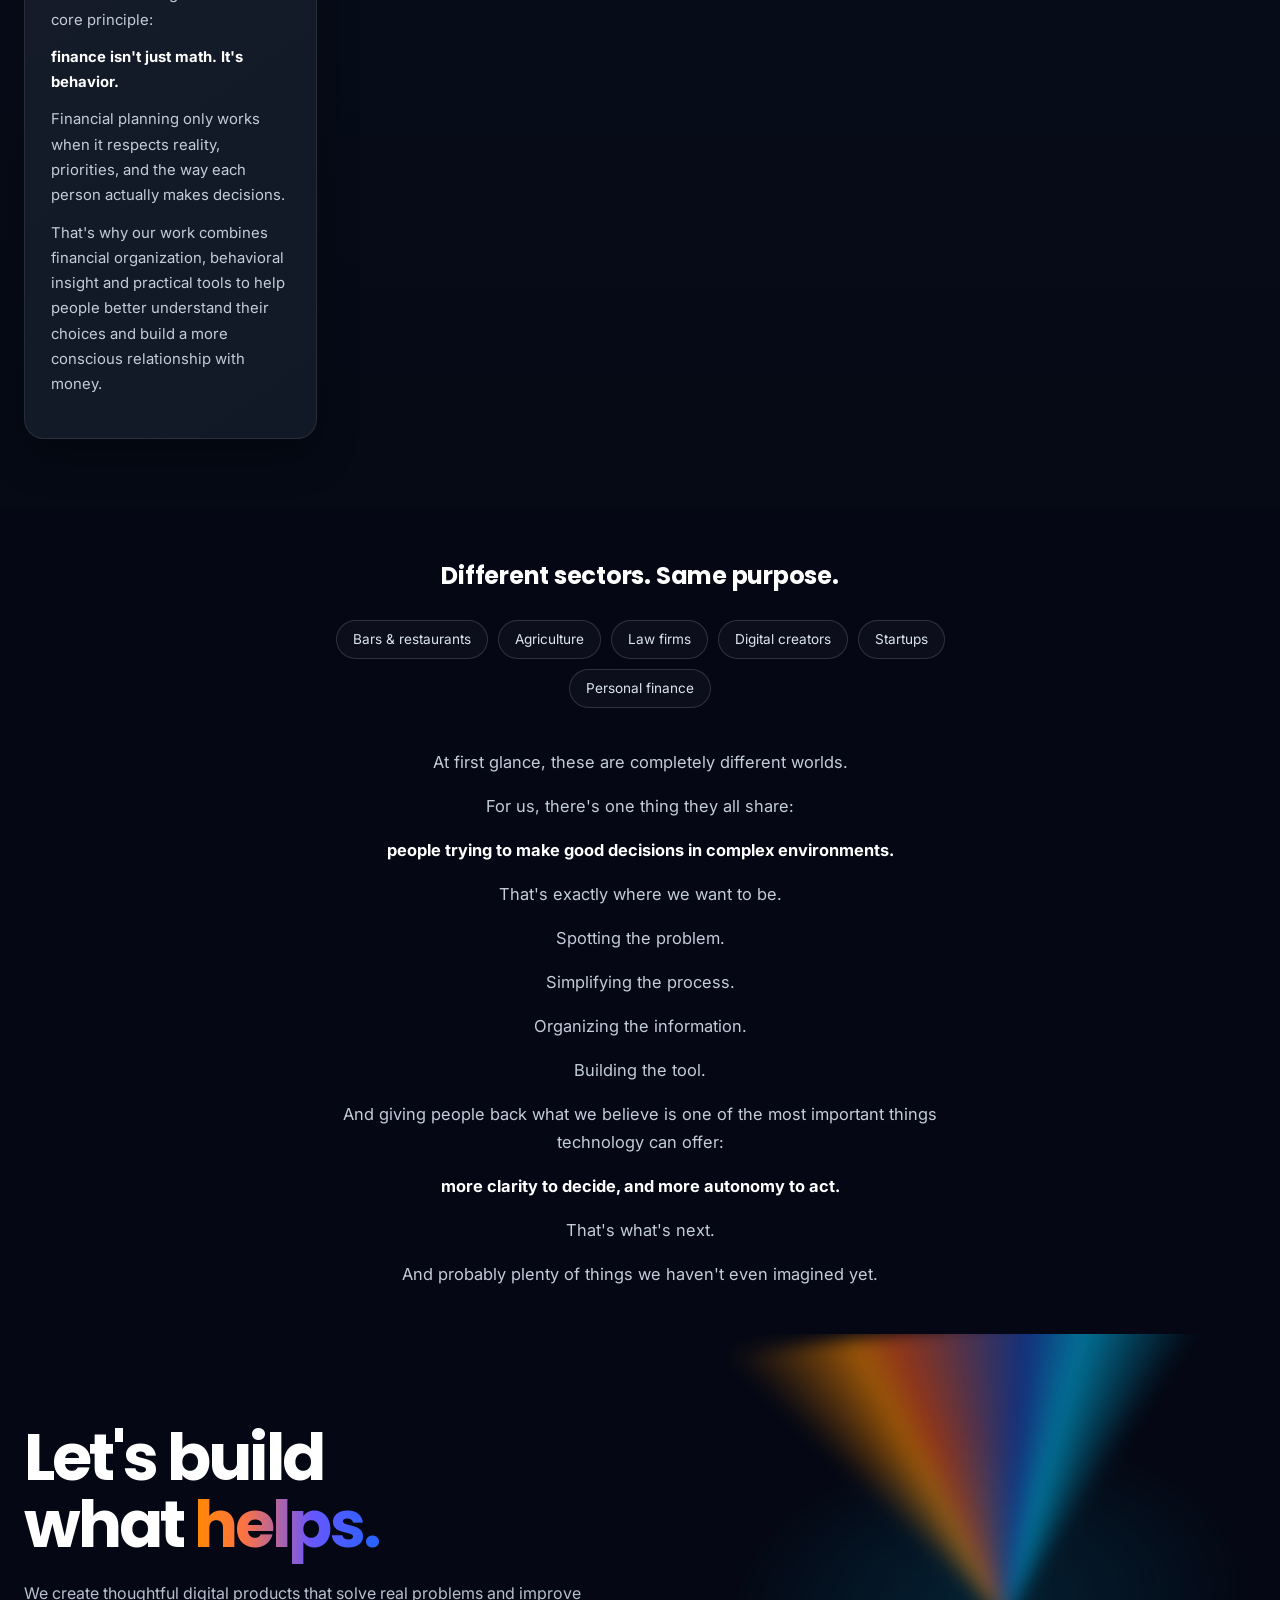
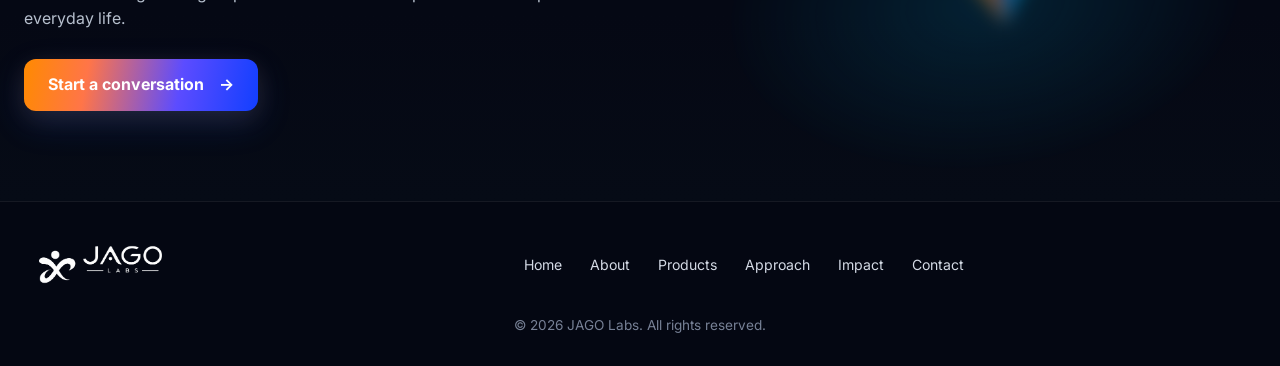
<file: whats-next.html>
<!doctype html>
<html lang="en">
<head>
  <meta charset="utf-8" />
  <meta name="viewport" content="width=device-width, initial-scale=1" />
  <meta name="theme-color" content="#050814" />
  <meta name="description" content="A look at what JAGO Labs is building next: finance and management tools for bars, farms, law firms, creators, startups and personal finance.">
  <title>What's next — JAGO Labs</title>

  <link rel="canonical" href="https://jagolabs.tech/whats-next.html">
  <link rel="alternate" hreflang="en" href="https://jagolabs.tech/whats-next.html?lang=en">
  <link rel="alternate" hreflang="pt" href="https://jagolabs.tech/whats-next.html?lang=pt">
  <link rel="alternate" hreflang="es" href="https://jagolabs.tech/whats-next.html?lang=es">
  <link rel="alternate" hreflang="x-default" href="https://jagolabs.tech/whats-next.html">

  <meta property="og:type" content="website">
  <meta property="og:url" content="https://jagolabs.tech/whats-next.html">
  <meta property="og:site_name" content="JAGO Labs">
  <meta property="og:title" content="What's next — JAGO Labs">
  <meta property="og:description" content="A look at what JAGO Labs is building next: finance and management tools for bars, farms, law firms, creators, startups and personal finance.">
  <meta property="og:image" content="https://jagolabs.tech/assets/jago-og-image.jpg">
  <meta property="og:image:width" content="1200">
  <meta property="og:image:height" content="630">
  <meta name="twitter:card" content="summary">
  <meta name="twitter:title" content="What's next — JAGO Labs">
  <meta name="twitter:description" content="A look at what JAGO Labs is building next: finance and management tools for bars, farms, law firms, creators, startups and personal finance.">
  <meta name="twitter:image" content="https://jagolabs.tech/assets/jago-og-image.jpg">

  <link rel="icon" type="image/png" href="assets/favicon.png">
  <link rel="apple-touch-icon" href="assets/apple-touch-icon.png">

  <link rel="preconnect" href="https://fonts.googleapis.com">
  <link rel="preconnect" href="https://fonts.gstatic.com" crossorigin>
  <link href="https://fonts.googleapis.com/css2?family=Inter:wght@400;500;600;700&family=Poppins:wght@500;600;700&display=swap" rel="stylesheet">
  <link rel="stylesheet" href="styles.css" />
</head>
<body data-meta-prefix="roadmap.">
  <a class="skip-link" href="#main">Skip to content</a>

  <header class="site-header" id="top">
    <div class="container nav-wrap">
      <a class="brand" href="index.html#top" aria-label="JAGO Labs home">
        <img src="assets/jago-logo_white.png" alt="JAGO Labs">
      </a>
      <button class="menu-toggle" aria-label="Open navigation" aria-expanded="false"><span></span><span></span></button>
      <nav class="nav" aria-label="Primary navigation">
        <a href="index.html#top" data-i18n="nav.home">Home</a>
        <a href="about.html" data-i18n="nav.about">About</a>
        <a href="index.html#products" data-i18n="nav.products">Products</a>
        <a href="index.html#approach" data-i18n="nav.approach">Approach</a>
        <a href="impact.html" data-i18n="nav.impact">Impact</a>
        <a href="mailto:info@jagolabs.tech" data-i18n="nav.contact" data-open-contact>Contact</a>
        <div class="lang-switch" role="group" aria-label="Language">
          <button type="button" class="lang-option" data-lang="pt">PT</button>
          <button type="button" class="lang-option" data-lang="en">EN</button>
          <button type="button" class="lang-option" data-lang="es">ES</button>
        </div>
      </nav>
      <a class="nav-cta" href="mailto:info@jagolabs.tech" data-i18n="nav.cta" data-open-contact>Let's build</a>
    </div>
  </header>

  <main id="main">
    <section class="about-hero section">
      <div class="container">
        <p class="eyebrow blue" data-i18n="roadmap.eyebrow">WHAT'S NEXT</p>
        <h1><span data-i18n="roadmap.title1">What's</span> <span class="gradient-text" data-i18n="roadmap.title2">next.</span></h1>
      </div>
    </section>

    <section class="about-content section">
      <div class="container about-container">
        <div class="about-block" data-i18n="roadmap.intro"></div>
      </div>
    </section>

    <section class="section section-panel roadmap-section">
      <div class="container">
        <div class="roadmap-grid">
          <article class="roadmap-card">
            <div class="roadmap-icon orange" aria-hidden="true">
              <svg viewBox="0 0 24 24" fill="none" stroke="currentColor" stroke-width="1.6" stroke-linecap="round" stroke-linejoin="round"><path d="M4 5h16L12 13z"/><path d="M12 13v6"/><path d="M8 19h8"/></svg>
            </div>
            <h3 data-i18n="roadmap.v1.title">Financial management for bars &amp; restaurants</h3>
            <div class="about-block" data-i18n="roadmap.v1.body"></div>
          </article>

          <article class="roadmap-card">
            <div class="roadmap-icon green" aria-hidden="true">
              <svg viewBox="0 0 24 24" fill="none" stroke="currentColor" stroke-width="1.6" stroke-linecap="round" stroke-linejoin="round"><path d="M20 4C10 4 4 10 4 20c10 0 16-6 16-16z"/><path d="M4 20 14 10"/></svg>
            </div>
            <h3 data-i18n="roadmap.v2.title">Technology for field management</h3>
            <div class="about-block" data-i18n="roadmap.v2.body"></div>
          </article>

          <article class="roadmap-card">
            <div class="roadmap-icon blue" aria-hidden="true">
              <svg viewBox="0 0 24 24" fill="none" stroke="currentColor" stroke-width="1.6" stroke-linecap="round" stroke-linejoin="round"><path d="M12 3v14"/><path d="M4 21h16"/><path d="M4 7h16"/><path d="M6 7l-3.2 6.2a3.2 3.2 0 0 0 6.4 0z"/><path d="M18 7l-3.2 6.2a3.2 3.2 0 0 0 6.4 0z"/></svg>
            </div>
            <h3 data-i18n="roadmap.v3.title">Financial management &amp; efficiency for law firms</h3>
            <div class="about-block" data-i18n="roadmap.v3.body"></div>
          </article>

          <article class="roadmap-card">
            <div class="roadmap-icon purple" aria-hidden="true">
              <svg viewBox="0 0 24 24" fill="none" stroke="currentColor" stroke-width="1.6" stroke-linecap="round" stroke-linejoin="round"><path d="M12 2c3 2 5 6 5 10 0 2-1 4-2 5l-3 3-3-3c-1-1-2-3-2-5 0-4 2-8 5-10z"/><circle cx="12" cy="9" r="1.5"/><path d="M9 16l-3 3 1-4"/><path d="M15 16l3 3-1-4"/></svg>
            </div>
            <h3 data-i18n="roadmap.v4.title">Financial management for creators &amp; startups</h3>
            <div class="about-block" data-i18n="roadmap.v4.body"></div>
          </article>

          <article class="roadmap-card">
            <div class="roadmap-icon cyan" aria-hidden="true">
              <svg viewBox="0 0 24 24" fill="none" stroke="currentColor" stroke-width="1.6" stroke-linecap="round" stroke-linejoin="round"><path d="M12 20s-7-4.35-9.5-8.5C.5 7.5 3 4 6.5 4c2 0 3.5 1.2 4.5 2.8C12 5.2 13.5 4 15.5 4 19 4 21.5 7.5 19.5 11.5 17 15.65 12 20 12 20z"/></svg>
            </div>
            <h3 data-i18n="roadmap.v5.title">Personal financial coaching &amp; money behavior</h3>
            <div class="about-block" data-i18n="roadmap.v5.body"></div>
          </article>
        </div>
      </div>
    </section>

    <section class="about-content section">
      <div class="container about-container">
        <h3 style="text-align:center" data-i18n="roadmap.h.sectors">Different sectors. Same purpose.</h3>
        <div class="sector-tags" data-i18n="roadmap.sectorTags"></div>
        <div class="roadmap-closing about-block" data-i18n="roadmap.closing"></div>
      </div>
    </section>

    <section class="cta-section section">
      <div class="cta-wave" aria-hidden="true"></div>
      <div class="container cta-grid">
        <div>
          <h2><span data-i18n="cta.title1">Let's build</span><br><span data-i18n="cta.title2">what</span> <span class="gradient-text" data-i18n="cta.title3">helps.</span></h2>
          <p data-i18n="cta.lead">We create thoughtful digital products that solve real problems and improve everyday life.</p>
          <a class="button button-primary" href="mailto:info@jagolabs.tech" data-open-contact><span data-i18n="cta.button">Start a conversation</span> <span aria-hidden="true">→</span></a>
        </div>
      </div>
    </section>
  </main>

  <footer class="footer">
    <div class="container footer-row">
      <img src="assets/jago-logo_white.png" alt="JAGO Labs" class="footer-logo">
      <nav class="footer-nav" aria-label="Footer navigation">
        <a href="index.html#top" data-i18n="nav.home">Home</a><a href="about.html" data-i18n="nav.about">About</a><a href="index.html#products" data-i18n="nav.products">Products</a><a href="index.html#approach" data-i18n="nav.approach">Approach</a><a href="impact.html" data-i18n="nav.impact">Impact</a><a href="mailto:info@jagolabs.tech" data-i18n="nav.contact" data-open-contact>Contact</a>
      </nav>
    </div>
    <div class="container copyright">© <span id="year"></span> JAGO Labs. <span data-i18n="footer.rights">All rights reserved.</span></div>
  </footer>

  <div class="modal-overlay" id="contactModal" role="dialog" aria-modal="true" aria-labelledby="contactModalTitle" aria-hidden="true">
    <div class="modal-box">
      <button type="button" class="modal-close" id="contactModalClose" aria-label="Close">×</button>
      <h3 id="contactModalTitle" data-i18n="contact.modalTitle">Let's talk</h3>
      <p class="modal-lead" data-i18n="contact.modalLead">Tell us a bit about you and what you have in mind — we'll get back to you.</p>
      <form id="contactForm">
        <label for="contactName" data-i18n="contact.nameLabel">Name</label>
        <input type="text" id="contactName" name="name" autocomplete="name" required>

        <label for="contactContact" data-i18n="contact.contactLabel">Email or phone</label>
        <input type="text" id="contactContact" name="contact" autocomplete="email" required>

        <label for="contactMessage" data-i18n="contact.messageLabel">Message</label>
        <textarea id="contactMessage" name="message" rows="4" required></textarea>

        <button type="submit" class="button button-primary"><span data-i18n="contact.send">Send</span> <span aria-hidden="true">→</span></button>
      </form>
      <p class="modal-alt"><span data-i18n="contact.orDirect">Prefer to write directly?</span> <a href="mailto:info@jagolabs.tech">info@jagolabs.tech</a></p>
    </div>
  </div>

  <script src="i18n.js"></script>
  <script src="script.js"></script>
</body>
</html>
</file>
<file: styles.css>
:root{--navy:#050814;--navy-2:#0A1020;--card:#0F1624;--white:#FFF;--muted:#9CA7BC;--line:rgba(255,255,255,.08);--orange:#FF8A00;--orange-2:#FF5A21;--blue:#2563FF;--cyan:#00C6FF;--green:#4ADE80;--purple:#A855F7;--radius:20px;--shadow:0 18px 40px rgba(0,0,0,.32)}
*{box-sizing:border-box}html{scroll-behavior:smooth}body{margin:0;background:radial-gradient(circle at 50% -10%,rgba(37,99,255,.08),transparent 34rem),var(--navy);color:var(--white);font-family:"Inter",system-ui,-apple-system,BlinkMacSystemFont,"Segoe UI",sans-serif;line-height:1.55;overflow-x:hidden}a{color:inherit;text-decoration:none}img{max-width:100%;display:block}.container{width:min(1280px,calc(100% - 48px));margin-inline:auto}.section{position:relative}.eyebrow{margin:0 0 16px;font-size:.78rem;letter-spacing:.18em;font-weight:700;color:#FF9B23}.eyebrow.blue{color:#2F7BFF}.gradient-text{background:linear-gradient(90deg,var(--orange) 0%,#FF7340 26%,#6657FF 64%,var(--blue) 100%);-webkit-background-clip:text;background-clip:text;color:transparent}
.skip-link{position:absolute;left:16px;top:-60px;z-index:100;background:var(--white);color:var(--navy);padding:10px 18px;border-radius:10px;font-weight:700;transition:top .2s}.skip-link:focus{top:16px}
.site-header{position:absolute;inset:0 0 auto;z-index:30;height:92px;display:flex;align-items:center}.nav-wrap{display:flex;align-items:center;gap:30px}.brand{width:190px;flex:0 0 auto}.nav{display:flex;align-items:center;gap:32px;margin-left:auto}.nav a{position:relative;color:#F5F7FA;font-size:.94rem;padding:18px 0}.nav a.active::after,.nav a:hover::after{content:"";position:absolute;left:0;right:0;bottom:6px;height:2px;background:linear-gradient(90deg,var(--orange),var(--cyan));border-radius:99px}.nav-cta{border:1px solid transparent;background:linear-gradient(var(--navy),var(--navy)) padding-box,linear-gradient(90deg,var(--orange),var(--blue),var(--cyan)) border-box;border-radius:12px;padding:11px 24px;margin-left:12px;font-weight:600}.menu-toggle{display:none}
.lang-switch{display:flex;align-items:center;gap:2px;border:1px solid rgba(255,255,255,.14);border-radius:99px;padding:3px;background:rgba(255,255,255,.03)}.lang-option{border:0;background:transparent;color:#9CA7BC;font-size:.72rem;font-weight:700;letter-spacing:.03em;padding:6px 11px;border-radius:99px;cursor:pointer;transition:.2s}.lang-option:hover{color:#F5F7FA}.lang-option.active{background:linear-gradient(90deg,var(--orange),var(--blue));color:#fff}
.hero{min-height:720px;display:flex;align-items:center;padding:132px 0 76px;isolation:isolate;overflow:hidden}.hero::before{content:"";position:absolute;inset:0;background:radial-gradient(circle at 79% 51%,rgba(0,198,255,.11),transparent 22%),radial-gradient(circle at 67% 48%,rgba(37,99,255,.11),transparent 25%);z-index:-3}.hero-grid{display:grid;grid-template-columns:.95fr 1.05fr;align-items:center;gap:50px;position:relative;z-index:4}.hero-copy{max-width:580px}.hero h1{font-family:"Poppins",sans-serif;font-size:clamp(4rem,6.8vw,6.8rem);line-height:.92;letter-spacing:-.055em;margin:0 0 28px}.hero-lead{color:#C8D0DE;max-width:600px;font-size:1.13rem;margin:0 0 34px}.hero-actions{display:flex;gap:16px;flex-wrap:wrap}.button{height:52px;padding:0 24px;display:inline-flex;align-items:center;justify-content:center;gap:15px;border-radius:12px;font-weight:700;transition:.2s}.button:hover{transform:translateY(-2px)}.button-primary{background:linear-gradient(100deg,var(--orange) 0%,#FF7548 27%,#5C4CFF 66%,#123FFF 100%);box-shadow:0 12px 34px rgba(37,99,255,.2),0 6px 24px rgba(255,138,0,.12)}.button-secondary{background:rgba(9,13,26,.6);border:1px solid rgba(255,255,255,.25)}
.hero-art{min-height:475px;display:grid;place-items:center;position:relative}.hero-symbol{width:min(420px,70%);filter:drop-shadow(0 22px 50px rgba(13,68,255,.22));position:relative;z-index:3}.symbol-orbit{width:490px;height:490px;position:absolute;border:1px solid rgba(0,198,255,.08);border-radius:50%;transform:rotate(-17deg)}.particle{position:absolute;width:4px;height:4px;border-radius:50%;background:#00C6FF;box-shadow:0 0 12px #00C6FF}.p1{right:12%;top:18%}.p2{right:3%;top:47%}.p3{left:14%;bottom:16%;background:#FF8A00}.p4{right:24%;bottom:5%}.hero-wave{position:absolute;left:-2%;right:-2%;bottom:-3%;width:104%;height:81%;z-index:-1;pointer-events:none}.hero-glow{position:absolute;width:420px;height:420px;filter:blur(100px);opacity:.14;border-radius:50%;z-index:-2}.hero-glow--orange{background:var(--orange);left:-220px;bottom:-110px}.hero-glow--blue{background:var(--cyan);right:-220px;bottom:-100px}
.section-panel{background:radial-gradient(circle at 50% 0%,rgba(37,99,255,.06),transparent 29rem),linear-gradient(180deg,#07101E 0%,#050A15 100%);padding:74px 0 70px;border-top:1px solid rgba(255,255,255,.03)}.section-heading{text-align:center;max-width:760px;margin:0 auto 42px}.section-heading h2{font-family:"Poppins",sans-serif;font-size:clamp(2.3rem,4vw,3.6rem);line-height:1.1;margin:0 0 14px;letter-spacing:-.035em}.section-heading p{color:var(--muted);margin:0;font-size:1.03rem}.product-grid{display:grid;grid-template-columns:repeat(3,1fr);gap:20px}.product-card{position:relative;min-height:350px;overflow:hidden;border:1px solid rgba(255,255,255,.09);border-radius:var(--radius);background:linear-gradient(145deg,rgba(255,255,255,.032),rgba(255,255,255,.008)),var(--card);box-shadow:var(--shadow);padding:28px 26px;display:grid;grid-template-columns:1fr 145px;gap:16px}.product-card::after{content:"";position:absolute;inset:auto -70px -100px auto;width:220px;height:220px;border-radius:50%;filter:blur(60px);opacity:.08}.product-card--green::after{background:var(--green)}.product-card--blue::after{background:var(--blue)}.product-card--purple::after{background:var(--purple)}.product-title-row{display:flex;align-items:center;gap:14px}.product-icon{width:58px;height:58px;border-radius:15px;display:grid;place-items:center;font-size:1.7rem;font-weight:800;background:rgba(74,222,128,.11);color:var(--green);border:1px solid rgba(255,255,255,.06)}.product-icon--logo{background:transparent;border:0;padding:0}.product-icon--logo img{width:100%;height:100%;object-fit:contain;display:block}.product-card--blue .product-icon{background:rgba(37,99,255,.15);color:#2C8DFF}.product-card--purple .product-icon{background:rgba(168,85,247,.14);color:#A855F7}.product-copy{display:flex;flex-direction:column}.product-copy h3{margin:0;font-size:1.35rem}.product-card--green h3,.product-card--green .learn-link{color:var(--green)}.product-card--blue h3,.product-card--blue .learn-link{color:#31A5FF}.product-card--purple h3,.product-card--purple .learn-link{color:#B46AFF}.product-tagline{margin:3px 0 0;font-size:.9rem;color:#EEF3FB}.product-description{color:#AEB8C9;margin:30px 0 24px;font-size:.95rem}.learn-link{font-weight:700;margin-top:auto}.learn-link span{padding-left:8px}
.phone{align-self:end;justify-self:end;width:142px;height:278px;border-radius:28px;padding:7px;background:linear-gradient(135deg,#4D5562,#0A0D12 40%,#5B6370);box-shadow:0 12px 28px rgba(0,0,0,.45);position:relative;transform:translateY(10px)}.phone::after{content:"";position:absolute;inset:7px;border-radius:22px;border:1px solid rgba(255,255,255,.05);pointer-events:none}.phone-notch{position:absolute;top:9px;left:50%;transform:translateX(-50%);width:58px;height:14px;border-radius:0 0 10px 10px;background:#05070B;z-index:4}.screen{height:100%;border-radius:22px;background:linear-gradient(180deg,#0A1019,#0D141F);padding:35px 12px 12px;color:#F3F6FA;display:flex;flex-direction:column;gap:9px;overflow:hidden}.screen small{color:#97A3B4}.screen strong{font-size:.96rem}.screen--shot{padding:0}.screen--shot img{width:100%;height:100%;object-fit:cover;object-position:top center;display:block}.task{display:flex;align-items:center;gap:8px;padding:9px 0;border-bottom:1px solid rgba(255,255,255,.05);font-size:.56rem;color:#B3BDCA}.task i{width:9px;height:9px;border:1px solid #A855F7;border-radius:50%}
.values-strip{margin-top:30px;border:1px solid rgba(255,255,255,.08);background:linear-gradient(90deg,rgba(255,138,0,.025),rgba(37,99,255,.03),rgba(0,198,255,.025));border-radius:18px;padding:26px 22px;display:grid;grid-template-columns:repeat(4,1fr);gap:0;box-shadow:var(--shadow)}.value-item{display:grid;grid-template-columns:52px 1fr;gap:14px;padding:6px 25px;border-right:1px solid rgba(255,255,255,.08)}.value-item:last-child{border-right:0}.value-icon{width:48px;height:48px;border-radius:50%;display:grid;place-items:center;font-weight:800;border:1px solid currentColor;background:rgba(255,255,255,.025)}.value-icon.orange{color:var(--orange)}.value-icon.blue{color:#2A8CFF}.value-icon.green{color:#52D85F}.value-icon.purple{color:#9B55FF}.value-item h4{margin:2px 0 4px;font-size:.95rem}.value-item p{margin:0;color:#8F9AAF;font-size:.76rem;line-height:1.45}
.cta-section{min-height:420px;padding:90px 0;overflow:hidden;background:linear-gradient(180deg,#050814,#050814 60%,#060B16)}.cta-grid{min-height:260px;display:flex;align-items:center;position:relative;z-index:3}.cta-grid>div{max-width:560px}.cta-grid h2{font-family:"Poppins",sans-serif;font-size:clamp(3rem,5.1vw,5.3rem);line-height:1.02;letter-spacing:-.045em;margin:0 0 24px}.cta-grid p{color:#B7C0CE;max-width:560px;margin-bottom:28px}.cta-wave{position:absolute;right:-6%;top:8%;width:58%;height:100%;background:radial-gradient(ellipse at 50% 50%,rgba(0,198,255,.16),transparent 42%),conic-gradient(from 220deg at 52% 54%,transparent 0 28%,rgba(255,138,0,.7) 33%,rgba(255,90,33,.65) 35%,rgba(37,99,255,.52) 42%,rgba(0,198,255,.65) 45%,transparent 50% 100%);filter:blur(7px);transform:rotate(-7deg) scale(1.2);opacity:.85}.footer{border-top:1px solid rgba(255,255,255,.07);padding:34px 0 30px;background:#040712}.footer-row{display:flex;align-items:center;gap:28px}.footer-logo{width:180px}.footer-nav{display:flex;gap:28px;margin:auto}.footer-nav a{color:#D4DAE5;font-size:.88rem}.copyright{text-align:center;color:#778196;margin-top:22px;font-size:.85rem}
.modal-overlay{position:fixed;inset:0;background:rgba(3,5,12,.72);backdrop-filter:blur(3px);display:none;align-items:center;justify-content:center;z-index:200;padding:20px}.modal-overlay.open{display:flex}.modal-box{position:relative;width:min(460px,100%);max-height:90vh;overflow-y:auto;background:linear-gradient(160deg,#0F1624,#0A0F1B);border:1px solid rgba(255,255,255,.1);border-radius:20px;padding:34px 30px 28px;box-shadow:0 30px 70px rgba(0,0,0,.5)}.modal-close{position:absolute;top:14px;right:14px;width:34px;height:34px;border-radius:50%;border:1px solid rgba(255,255,255,.15);background:transparent;color:#F5F7FA;font-size:1.3rem;line-height:1;cursor:pointer;display:grid;place-items:center}.modal-close:hover{border-color:rgba(255,255,255,.4)}.modal-box h3{font-family:"Poppins",sans-serif;font-size:1.7rem;margin:0 0 8px}.modal-lead{color:var(--muted);margin:0 0 22px;font-size:.92rem}
#contactForm{display:flex;flex-direction:column;gap:14px}#contactForm label{font-size:.8rem;font-weight:600;color:#C8D0DE;margin-bottom:-6px}#contactForm input,#contactForm textarea{width:100%;background:rgba(255,255,255,.04);border:1px solid rgba(255,255,255,.14);border-radius:10px;padding:11px 13px;color:#fff;font-family:inherit;font-size:.94rem;resize:vertical}#contactForm input:focus,#contactForm textarea:focus{outline:2px solid var(--cyan);outline-offset:1px}#contactForm button{margin-top:6px;border:0;cursor:pointer}
.modal-alt{margin:20px 0 0;text-align:center;color:var(--muted);font-size:.85rem}.modal-alt a{color:#31A5FF;font-weight:600}

.about-hero{padding:172px 0 40px;background:radial-gradient(circle at 50% -10%,rgba(37,99,255,.08),transparent 34rem),var(--navy)}.about-hero h1{font-family:"Poppins",sans-serif;font-size:clamp(2.6rem,5vw,4.2rem);line-height:1.05;letter-spacing:-.03em;margin:10px 0 0}
.about-content{padding:10px 0 30px}.about-container{max-width:720px;margin:0 auto}.about-container h3{font-family:"Poppins",sans-serif;font-size:1.5rem;letter-spacing:-.01em;margin:52px 0 16px;color:#fff}.about-container h3:first-of-type{margin-top:38px}.about-block p{color:#C4CCDA;font-size:1.03rem;line-height:1.7;margin:0 0 16px}.about-block strong{color:#fff;font-weight:700}.about-block ul{margin:0 0 16px;padding-left:22px;color:#C4CCDA}.about-block li{margin-bottom:8px;line-height:1.6}.about-closing{margin:64px 0 10px;text-align:center;padding-top:44px;border-top:1px solid rgba(255,255,255,.08)}.about-brand{font-family:"Poppins",sans-serif;font-weight:700;font-size:1.3rem;margin:0 0 10px;color:#fff}.about-tagline{font-family:"Poppins",sans-serif;font-size:clamp(1.4rem,3vw,2rem);line-height:1.3;margin:0;background:linear-gradient(90deg,var(--orange) 0%,#FF7340 26%,#6657FF 64%,var(--blue) 100%);-webkit-background-clip:text;background-clip:text;color:transparent}
@media (max-width:860px){.about-hero{padding:130px 0 30px}}
.roadmap-section{padding-top:10px}.roadmap-grid{display:grid;grid-template-columns:repeat(auto-fit,minmax(280px,1fr));gap:20px}.roadmap-card{border:1px solid rgba(255,255,255,.09);border-radius:var(--radius);background:linear-gradient(145deg,rgba(255,255,255,.032),rgba(255,255,255,.008)),var(--card);padding:28px 26px;box-shadow:var(--shadow)}.roadmap-card h3{font-family:"Poppins",sans-serif;font-size:1.12rem;margin:0 0 12px;color:#fff}.roadmap-card .about-block p{font-size:.93rem;margin-bottom:12px}
.roadmap-icon{width:52px;height:52px;border-radius:14px;display:grid;place-items:center;margin-bottom:18px;border:1px solid currentColor;background:rgba(255,255,255,.03)}.roadmap-icon svg{width:26px;height:26px}.roadmap-icon.orange{color:var(--orange)}.roadmap-icon.blue{color:#2A8CFF}.roadmap-icon.green{color:#52D85F}.roadmap-icon.purple{color:#9B55FF}.roadmap-icon.cyan{color:var(--cyan)}
.sector-tags{display:flex;flex-wrap:wrap;gap:10px;justify-content:center;margin:26px 0 40px}.sector-tags .sector-tag{padding:8px 16px;border-radius:99px;border:1px solid rgba(255,255,255,.14);background:rgba(255,255,255,.03);font-size:.85rem;color:#DCE4EF}
.roadmap-closing{text-align:center;max-width:640px;margin:0 auto}
.impact-teaser{margin-top:20px;border:1px solid rgba(255,138,0,.18);background:linear-gradient(90deg,rgba(255,138,0,.05),rgba(37,99,255,.05));border-radius:18px;padding:30px 34px;display:flex;align-items:center;gap:32px;flex-wrap:wrap;box-shadow:var(--shadow)}.impact-teaser-stat{flex:0 0 auto;text-align:center;min-width:120px}.impact-teaser-stat strong{display:block;font-family:"Poppins",sans-serif;font-size:3rem;line-height:1;background:linear-gradient(90deg,var(--orange) 0%,#FF7340 26%,#6657FF 64%,var(--blue) 100%);-webkit-background-clip:text;background-clip:text;color:transparent}.impact-teaser-stat span{display:block;margin-top:4px;font-size:.72rem;color:#9CA7BC;letter-spacing:.03em}.impact-teaser-copy{flex:1 1 280px}.impact-teaser-copy h3{margin:0 0 6px;font-size:1.2rem;font-family:"Poppins",sans-serif}.impact-teaser-copy p{margin:0 0 10px;color:#AEB8C9;font-size:.92rem}
.about-stat{text-align:center;margin:36px auto 40px;padding:34px 20px;border:1px solid rgba(255,255,255,.08);border-radius:18px;background:linear-gradient(90deg,rgba(255,138,0,.04),rgba(37,99,255,.05))}.about-stat strong{display:block;font-family:"Poppins",sans-serif;font-size:clamp(3.2rem,7vw,4.6rem);line-height:1;background:linear-gradient(90deg,var(--orange) 0%,#FF7340 26%,#6657FF 64%,var(--blue) 100%);-webkit-background-clip:text;background-clip:text;color:transparent}.about-stat span{display:block;margin-top:8px;color:#C4CCDA;font-size:1rem}
.about-note{padding:20px 22px;border:1px dashed rgba(255,255,255,.18);border-radius:14px;background:rgba(255,255,255,.02)}.about-note p{color:#9CA7BC;font-style:italic;margin-bottom:0}
@media (max-width:1050px){.nav{gap:20px}.product-grid{grid-template-columns:1fr}.product-card{min-height:315px;grid-template-columns:1fr 170px}.values-strip{grid-template-columns:1fr 1fr}.value-item:nth-child(2){border-right:0}.value-item:nth-child(-n+2){border-bottom:1px solid rgba(255,255,255,.08);padding-bottom:20px;margin-bottom:14px}}
@media (max-width:860px){.site-header{height:78px}.brand{width:155px}.nav,.nav-cta{display:none}.menu-toggle{display:block;margin-left:auto;width:44px;height:44px;border:0;background:transparent;position:relative}.menu-toggle span{position:absolute;width:22px;height:2px;background:#fff;left:11px;transition:.2s}.menu-toggle span:first-child{top:16px}.menu-toggle span:last-child{top:26px}.menu-toggle[aria-expanded="true"] span:first-child{transform:translateY(5px) rotate(45deg)}.menu-toggle[aria-expanded="true"] span:last-child{transform:translateY(-5px) rotate(-45deg)}.nav.open{display:flex;position:absolute;top:68px;left:24px;right:24px;flex-direction:column;align-items:flex-start;gap:4px;background:rgba(5,8,20,.97);border:1px solid var(--line);border-radius:16px;padding:18px 22px;box-shadow:var(--shadow)}.nav.open a{width:100%}.nav.open .lang-switch{margin-top:10px}.hero{padding-top:112px}.hero-grid{grid-template-columns:1fr;gap:15px}.hero-copy{max-width:670px}.hero-art{min-height:340px}.hero-symbol{width:min(380px,62vw)}.hero-wave{bottom:5%;height:48%}.cta-wave{width:80%;right:-35%;opacity:.56}}
@media (max-width:640px){.container{width:min(100% - 30px,1280px)}.hero{min-height:auto;padding:112px 0 62px}.hero h1{font-size:clamp(3.6rem,18vw,5.2rem)}.hero-lead{font-size:1rem}.hero-actions{display:grid;grid-template-columns:1fr}.button{width:100%}.hero-art{min-height:290px}.symbol-orbit{width:290px;height:290px}.section-panel{padding-top:56px}.product-card{grid-template-columns:1fr;min-height:520px}.phone{justify-self:center;width:150px;height:290px}.product-description{margin:22px 0 16px}.values-strip{grid-template-columns:1fr;padding:12px 18px}.value-item{border-right:0!important;border-bottom:1px solid rgba(255,255,255,.08);padding:18px 4px!important;margin:0!important}.value-item:last-child{border-bottom:0}.cta-section{padding:70px 0}.cta-wave{right:-60%;width:115%}.footer-row{flex-direction:column;align-items:flex-start}.footer-nav{margin:8px 0;flex-wrap:wrap;gap:14px 22px}.copyright{text-align:left}.impact-teaser{padding:22px 20px;gap:16px;text-align:center;justify-content:center}}

/* Globiloo privacy page (globiloo/index.html) */
.product-hero-icon{display:block;width:96px;height:96px;border-radius:22px;margin:0 0 20px;box-shadow:0 12px 32px rgba(0,0,0,.35)}
.policy-updated{color:var(--muted, #a9b6d6);margin-top:12px;font-size:.95rem}
.about-block ul{padding-left:1.2em;margin:.6em 0}
.about-block li{margin:.3em 0}
</file>
